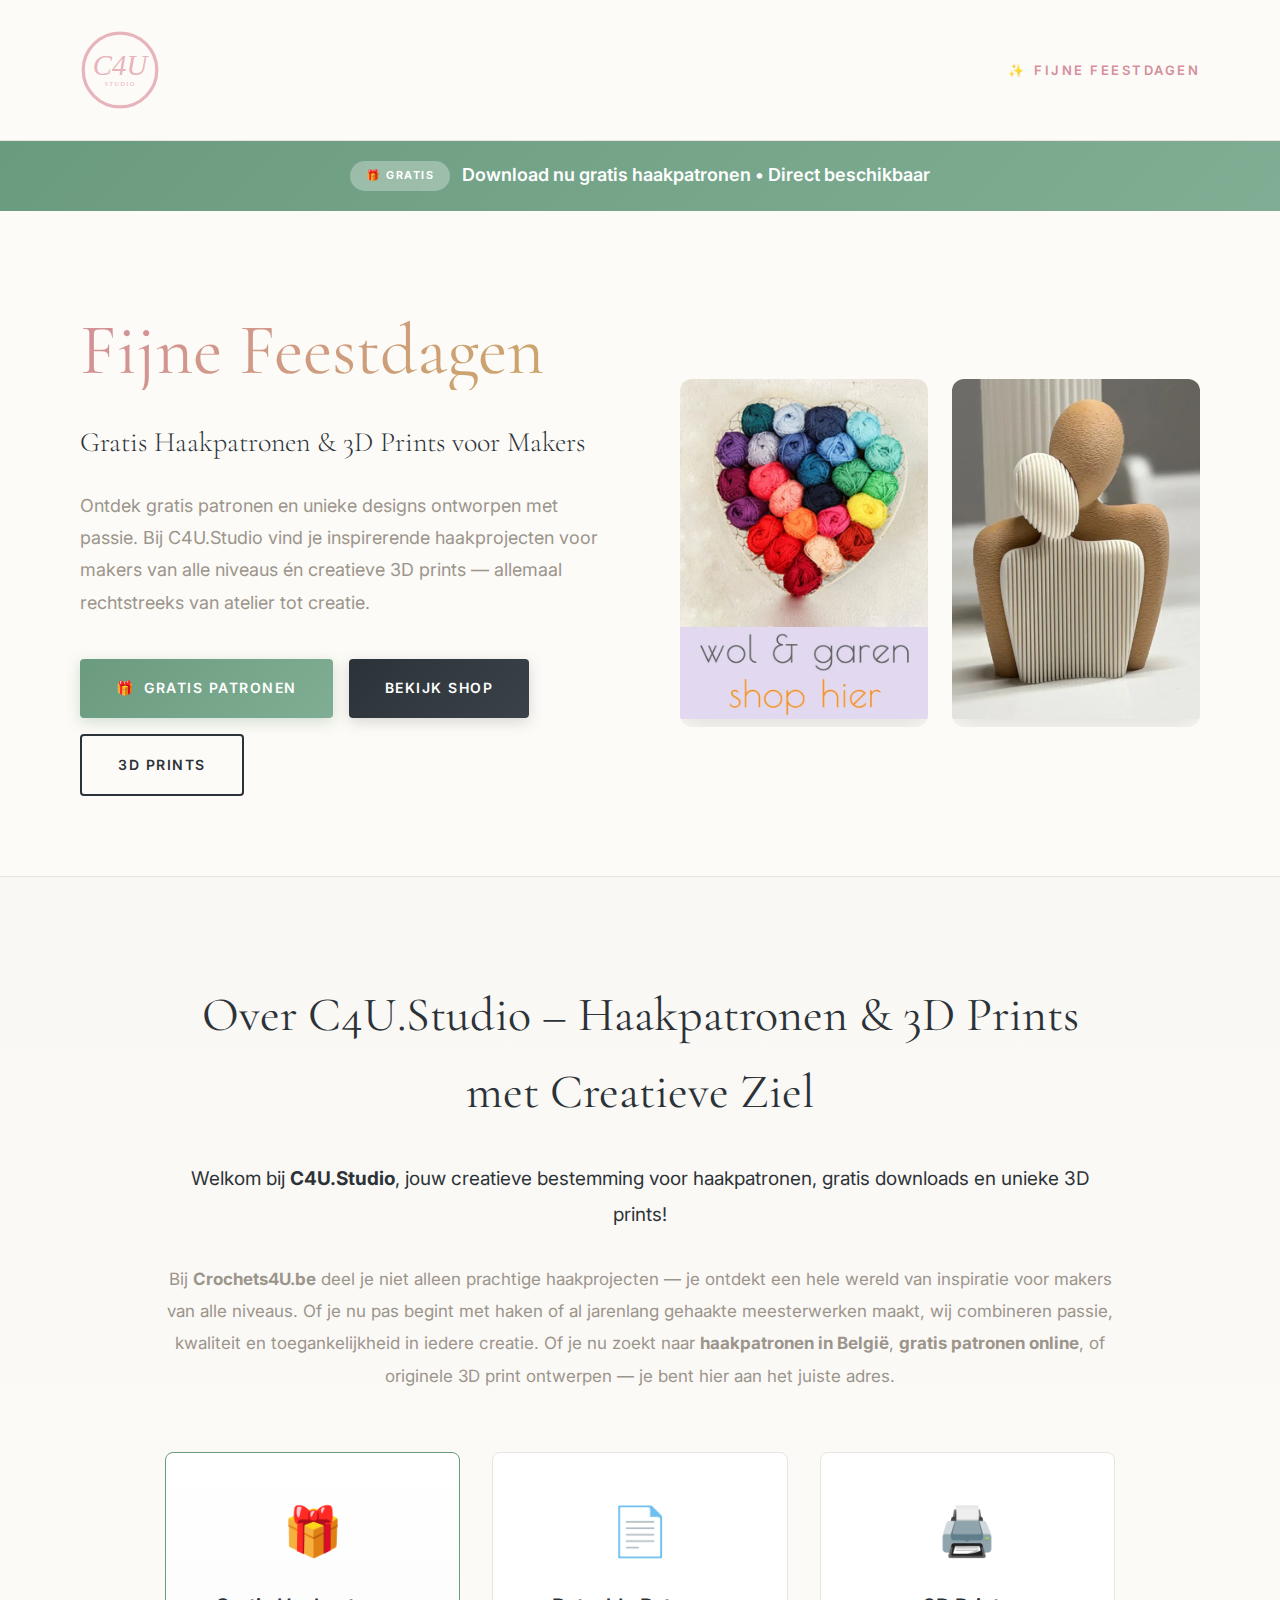
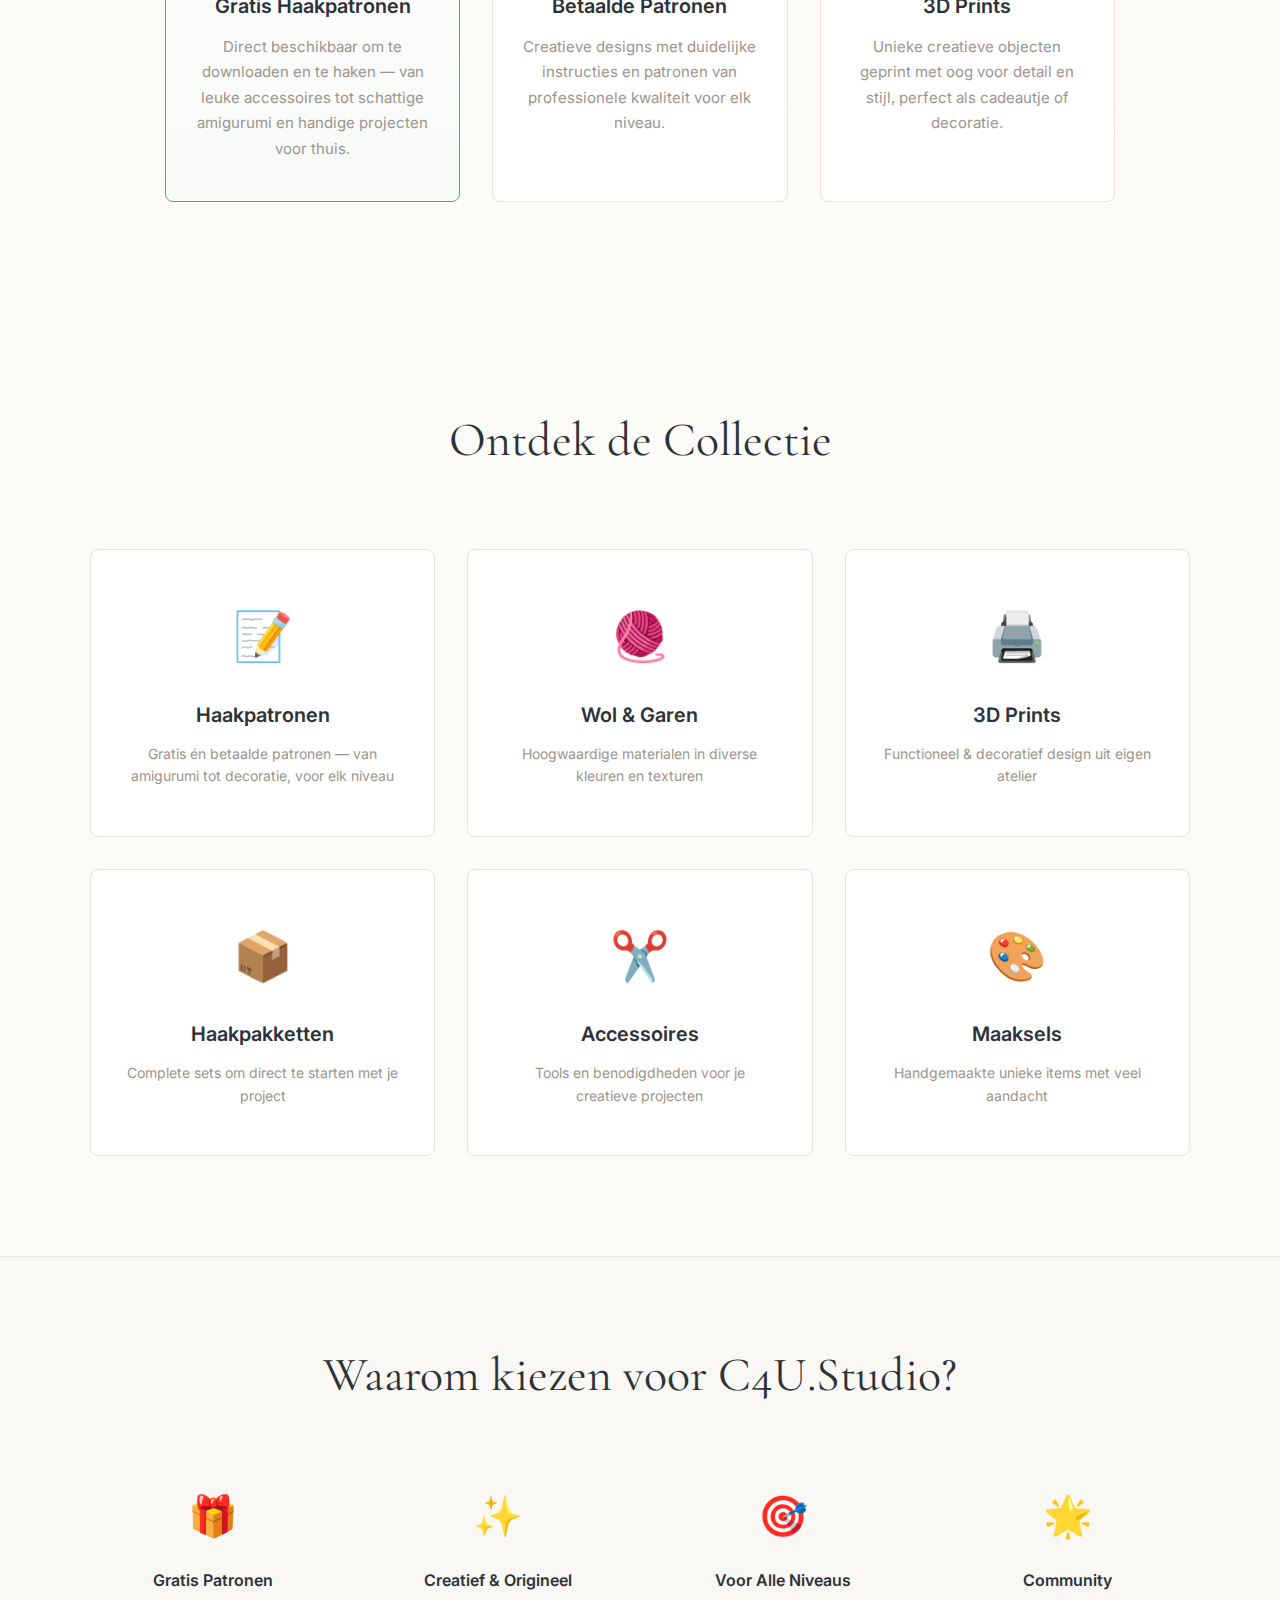
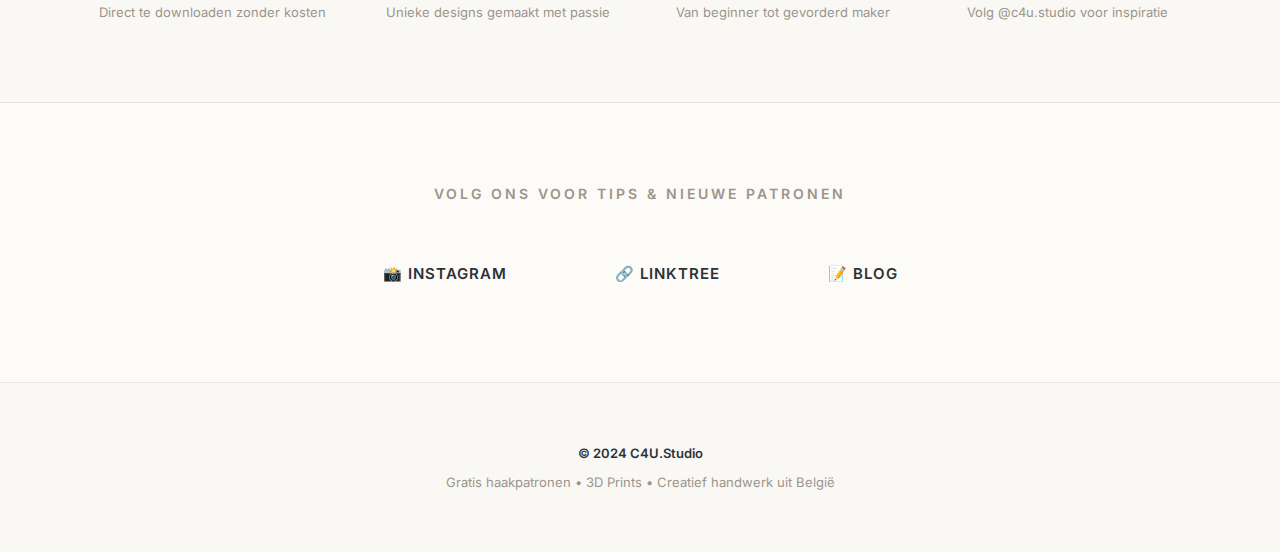
<file: index.html>
<!DOCTYPE html>
<html lang="nl">

<head>
  <meta charset="UTF-8">
  <meta name="viewport" content="width=device-width, initial-scale=1.0">
  <meta name="description"
    content="C4U.Studio - Gratis en betaalde haakpatronen + unieke 3D prints. Download direct je gratis patronen of ontdek premium designs voor makers van alle niveaus.">
  <meta name="keywords"
    content="gratis haakpatronen downloaden, haakpatronen België, 3D prints België, amigurumi patronen, creatieve haakprojecten, C4U Studio, haakpatronen voor beginners">
  <title>C4U.Studio – Gratis Haakpatronen & 3D Prints | Creatieve Designs</title>
  <link rel="preconnect" href="https://fonts.googleapis.com">
  <link rel="preconnect" href="https://fonts.gstatic.com" crossorigin>
  <link
    href="https://fonts.googleapis.com/css2?family=Cormorant+Garamond:wght@300;400;500;600&family=Inter:wght@300;400;500;600;700&display=swap"
    rel="stylesheet">
  <style>
    * {
      margin: 0;
      padding: 0;
      box-sizing: border-box;
    }

    :root {
      --ivory: #FDFBF7;
      --warm-white: #FAF8F5;
      --charcoal: #2C3338;
      --soft-pink: #E8B4BC;
      --rose: #D4909B;
      --warm-grey: #9B958C;
      --light-grey: #E8E5E0;
      --accent-gold: #C9A962;
      --success-green: #6B9B7F;
    }

    body {
      font-family: 'Inter', -apple-system, BlinkMacSystemFont, sans-serif;
      background-color: var(--ivory);
      color: var(--charcoal);
      line-height: 1.6;
      -webkit-font-smoothing: antialiased;
      overflow-x: hidden;
    }

    .container {
      max-width: 1200px;
      margin: 0 auto;
      padding: 0 40px;
    }

    header {
      padding: 30px 0;
      border-bottom: 1px solid var(--light-grey);
      position: sticky;
      top: 0;
      background: var(--ivory);
      z-index: 100;
      transition: all 0.3s ease;
    }

    header.scrolled {
      padding: 15px 0;
      box-shadow: 0 2px 20px rgba(0, 0, 0, 0.08);
    }

    .header-content {
      display: flex;
      justify-content: space-between;
      align-items: center;
    }

    .logo-img {
      height: 80px;
      width: auto;
      transition: height 0.3s ease;
    }

    header.scrolled .logo-img {
      height: 60px;
    }

    .seasonal-badge {
      font-size: 13px;
      text-transform: uppercase;
      letter-spacing: 2.5px;
      color: var(--rose);
      font-weight: 600;
      display: flex;
      align-items: center;
      gap: 8px;
    }

    .seasonal-badge::before {
      content: '✨';
      animation: sparkle 2s infinite;
    }

    @keyframes sparkle {

      0%,
      100% {
        opacity: 1;
        transform: scale(1) rotate(0deg);
      }

      50% {
        opacity: 0.6;
        transform: scale(1.3) rotate(180deg);
      }
    }

    .free-banner {
      background: linear-gradient(135deg, var(--success-green) 0%, #7FAE94 100%);
      color: white;
      padding: 20px;
      text-align: center;
      position: relative;
      overflow: hidden;
    }

    .free-banner::before {
      content: '';
      position: absolute;
      top: 0;
      left: -100%;
      width: 100%;
      height: 100%;
      background: linear-gradient(90deg, transparent, rgba(255, 255, 255, 0.2), transparent);
      animation: shimmer 3s infinite;
    }

    @keyframes shimmer {
      0% {
        left: -100%;
      }

      100% {
        left: 100%;
      }
    }

    .free-banner-content {
      display: flex;
      align-items: center;
      justify-content: center;
      gap: 12px;
      flex-wrap: wrap;
    }

    .free-badge {
      background: rgba(255, 255, 255, 0.3);
      padding: 6px 16px;
      border-radius: 20px;
      font-size: 11px;
      text-transform: uppercase;
      letter-spacing: 1.5px;
      font-weight: 700;
      backdrop-filter: blur(10px);
    }

    .free-banner h3 {
      font-size: 18px;
      font-weight: 600;
      margin: 0;
    }

    .hero {
      padding: 100px 0 80px;
      position: relative;
    }

    .hero-grid {
      display: grid;
      grid-template-columns: 1fr 1fr;
      gap: 80px;
      align-items: center;
    }

    .greeting {
      font-family: 'Cormorant Garamond', serif;
      font-size: 72px;
      font-weight: 400;
      line-height: 1.1;
      margin-bottom: 30px;
      background: linear-gradient(135deg, var(--rose) 0%, var(--accent-gold) 100%);
      -webkit-background-clip: text;
      -webkit-text-fill-color: transparent;
      background-clip: text;
      animation: fadeInUp 0.8s ease;
    }

    @keyframes fadeInUp {
      from {
        opacity: 0;
        transform: translateY(30px);
      }

      to {
        opacity: 1;
        transform: translateY(0);
      }
    }

    .hero-subtitle {
      font-family: 'Cormorant Garamond', serif;
      font-size: 28px;
      font-weight: 300;
      color: var(--charcoal);
      margin-bottom: 25px;
      animation: fadeInUp 0.8s ease 0.2s backwards;
    }

    .hero-text p {
      font-size: 18px;
      font-weight: 400;
      line-height: 1.8;
      margin-bottom: 40px;
      color: var(--warm-grey);
      animation: fadeInUp 0.8s ease 0.4s backwards;
    }

    .cta-group {
      display: flex;
      gap: 16px;
      flex-wrap: wrap;
      animation: fadeInUp 0.8s ease 0.6s backwards;
    }

    .cta-primary,
    .cta-secondary,
    .cta-free {
      display: inline-block;
      padding: 18px 36px;
      text-decoration: none;
      font-size: 14px;
      letter-spacing: 1.5px;
      text-transform: uppercase;
      font-weight: 600;
      transition: all 0.3s ease;
      border-radius: 4px;
    }

    .cta-free {
      background: linear-gradient(135deg, var(--success-green) 0%, #7FAE94 100%);
      color: white;
      box-shadow: 0 4px 15px rgba(107, 155, 127, 0.3);
      position: relative;
    }

    .cta-free::before {
      content: '🎁 ';
      margin-right: 4px;
    }

    .cta-free:hover {
      transform: translateY(-2px);
      box-shadow: 0 6px 25px rgba(107, 155, 127, 0.4);
    }

    .cta-primary {
      background: linear-gradient(135deg, var(--charcoal) 0%, #3a4149 100%);
      color: white;
      box-shadow: 0 4px 15px rgba(0, 0, 0, 0.15);
    }

    .cta-primary:hover {
      background: linear-gradient(135deg, var(--rose) 0%, var(--soft-pink) 100%);
      transform: translateY(-2px);
      box-shadow: 0 6px 25px rgba(212, 144, 155, 0.3);
    }

    .cta-secondary {
      background: transparent;
      color: var(--charcoal);
      border: 2px solid var(--charcoal);
    }

    .cta-secondary:hover {
      background: var(--charcoal);
      color: white;
      transform: translateY(-2px);
    }

    .hero-images {
      display: grid;
      grid-template-columns: 1fr 1fr;
      gap: 24px;
      animation: fadeIn 1s ease 0.4s backwards;
    }

    @keyframes fadeIn {
      from {
        opacity: 0;
      }

      to {
        opacity: 1;
      }
    }

    .hero-img-link {
      display: block;
      position: relative;
      overflow: hidden;
      border-radius: 12px;
    }

    .hero-img-link::after {
      content: '';
      position: absolute;
      top: 0;
      left: 0;
      right: 0;
      bottom: 0;
      background: linear-gradient(to bottom, transparent 50%, rgba(0, 0, 0, 0.4));
      opacity: 0;
      transition: opacity 0.4s;
    }

    .hero-img-link:hover::after {
      opacity: 1;
    }

    .hero-img {
      width: 100%;
      height: 340px;
      object-fit: cover;
      box-shadow: 0 8px 30px rgba(0, 0, 0, 0.12);
      transition: transform 0.6s ease;
    }

    .hero-img-link:hover .hero-img {
      transform: scale(1.1);
    }

    .about-section {
      padding: 100px 0;
      background: linear-gradient(to bottom, var(--warm-white), var(--ivory));
      border-top: 1px solid var(--light-grey);
    }

    .about-content {
      max-width: 950px;
      margin: 0 auto;
      text-align: center;
    }

    .about-title {
      font-family: 'Cormorant Garamond', serif;
      font-size: 48px;
      font-weight: 400;
      margin-bottom: 30px;
      color: var(--charcoal);
    }

    .about-intro {
      font-size: 19px;
      line-height: 1.9;
      color: var(--charcoal);
      margin-bottom: 30px;
      font-weight: 400;
    }

    .about-text {
      font-size: 17px;
      line-height: 1.9;
      color: var(--warm-grey);
      margin-bottom: 50px;
    }

    .about-highlights {
      display: grid;
      grid-template-columns: 1fr 1fr 1fr;
      gap: 32px;
      margin-top: 60px;
    }

    .highlight-card {
      background: white;
      padding: 40px 30px;
      border-radius: 8px;
      border: 1px solid var(--light-grey);
      transition: all 0.3s ease;
    }

    .highlight-card:hover {
      transform: translateY(-8px);
      box-shadow: 0 12px 40px rgba(0, 0, 0, 0.1);
      border-color: var(--rose);
    }

    .highlight-icon {
      font-size: 48px;
      margin-bottom: 20px;
    }

    .highlight-title {
      font-size: 20px;
      font-weight: 600;
      color: var(--charcoal);
      margin-bottom: 12px;
    }

    .highlight-description {
      font-size: 15px;
      color: var(--warm-grey);
      line-height: 1.7;
    }

    .highlight-card.free {
      border-color: var(--success-green);
      background: linear-gradient(to bottom, white, #f7faf8);
    }

    .categories-section {
      padding: 100px 0;
      background: var(--ivory);
    }

    .section-title {
      font-family: 'Cormorant Garamond', serif;
      font-size: 48px;
      font-weight: 400;
      text-align: center;
      margin-bottom: 70px;
      color: var(--charcoal);
    }

    .categories-grid {
      display: grid;
      grid-template-columns: repeat(3, 1fr);
      gap: 32px;
      max-width: 1100px;
      margin: 0 auto;
    }

    .category-card {
      background: white;
      padding: 48px 36px;
      text-decoration: none;
      border: 1px solid var(--light-grey);
      transition: all 0.4s ease;
      text-align: center;
      border-radius: 8px;
      position: relative;
      overflow: hidden;
    }

    .category-card::before {
      content: '';
      position: absolute;
      top: 0;
      left: 0;
      right: 0;
      height: 4px;
      background: linear-gradient(90deg, var(--rose), var(--soft-pink), var(--accent-gold));
      transform: scaleX(0);
      transition: transform 0.4s ease;
    }

    .category-card:hover::before {
      transform: scaleX(1);
    }

    .category-card:hover {
      border-color: var(--rose);
      transform: translateY(-8px);
      box-shadow: 0 12px 40px rgba(0, 0, 0, 0.12);
    }

    .category-icon {
      font-size: 48px;
      margin-bottom: 24px;
      display: block;
      transition: transform 0.3s ease;
    }

    .category-card:hover .category-icon {
      transform: scale(1.15) rotate(5deg);
    }

    .category-title {
      font-size: 20px;
      font-weight: 600;
      color: var(--charcoal);
      margin-bottom: 12px;
    }

    .category-description {
      font-size: 14px;
      color: var(--warm-grey);
      line-height: 1.6;
    }

    .why-section {
      padding: 80px 0;
      background: var(--warm-white);
      border-top: 1px solid var(--light-grey);
    }

    .why-grid {
      display: grid;
      grid-template-columns: repeat(4, 1fr);
      gap: 40px;
      max-width: 1100px;
      margin: 60px auto 0;
    }

    .why-item {
      text-align: center;
    }

    .why-icon {
      font-size: 40px;
      margin-bottom: 20px;
      display: block;
    }

    .why-title {
      font-size: 16px;
      font-weight: 600;
      color: var(--charcoal);
      margin-bottom: 8px;
    }

    .why-text {
      font-size: 13px;
      color: var(--warm-grey);
      line-height: 1.6;
    }

    .social-section {
      padding: 80px 0;
      text-align: center;
      border-top: 1px solid var(--light-grey);
      background: var(--ivory);
    }

    .social-title {
      font-size: 14px;
      text-transform: uppercase;
      letter-spacing: 3px;
      color: var(--warm-grey);
      margin-bottom: 40px;
      font-weight: 600;
    }

    .social-links {
      display: flex;
      gap: 48px;
      justify-content: center;
      flex-wrap: wrap;
    }

    .social-link {
      font-size: 15px;
      color: var(--charcoal);
      text-decoration: none;
      letter-spacing: 1px;
      text-transform: uppercase;
      transition: all 0.3s;
      font-weight: 600;
      padding: 14px 28px;
      border: 2px solid transparent;
      border-radius: 30px;
    }

    .social-link:hover {
      color: var(--rose);
      border-color: var(--rose);
      background: rgba(212, 144, 155, 0.05);
      transform: translateY(-2px);
    }

    footer {
      padding: 60px 0;
      text-align: center;
      font-size: 13px;
      color: var(--warm-grey);
      border-top: 1px solid var(--light-grey);
      background: var(--warm-white);
    }

    footer p:first-child {
      font-weight: 600;
      margin-bottom: 8px;
      color: var(--charcoal);
    }

    @media (max-width: 968px) {
      .hero-grid {
        grid-template-columns: 1fr;
        gap: 50px;
      }

      .categories-grid {
        grid-template-columns: repeat(2, 1fr);
      }

      .about-highlights {
        grid-template-columns: 1fr;
      }

      .why-grid {
        grid-template-columns: repeat(2, 1fr);
      }

      .greeting {
        font-size: 56px;
      }
    }

    @media (max-width: 640px) {
      .container {
        padding: 0 20px;
      }

      .logo-img {
        height: 60px;
      }

      .greeting {
        font-size: 42px;
      }

      .hero-subtitle {
        font-size: 22px;
      }

      .hero-text p {
        font-size: 16px;
      }

      .categories-grid {
        grid-template-columns: 1fr;
        gap: 20px;
      }

      .why-grid {
        grid-template-columns: 1fr;
      }

      .cta-group {
        flex-direction: column;
      }

      .cta-primary,
      .cta-secondary,
      .cta-free {
        width: 100%;
        text-align: center;
      }

      .social-links {
        flex-direction: column;
        gap: 20px;
      }

      .about-title {
        font-size: 36px;
      }

      .section-title {
        font-size: 36px;
      }

      .free-banner h3 {
        font-size: 16px;
      }
    }
  </style>
</head>

<body>
  <header id="header">
    <div class="container">
      <div class="header-content">
        <img
          src="data:image/svg+xml,%3Csvg xmlns='http://www.w3.org/2000/svg' viewBox='0 0 500 500'%3E%3Ccircle cx='250' cy='250' r='230' fill='none' stroke='%23E8B4BC' stroke-width='20'/%3E%3Ctext x='250' y='280' font-family='Georgia, serif' font-size='180' fill='%23E8B4BC' text-anchor='middle' font-style='italic' font-weight='300'%3EC4U%3C/text%3E%3Ctext x='250' y='350' font-family='Georgia, serif' font-size='40' fill='%23E8B4BC' text-anchor='middle' letter-spacing='8' font-weight='300'%3ESTUDIO%3C/text%3E%3C/svg%3E"
          alt="C4U.Studio Logo" class="logo-img">
        <div class="seasonal-badge">Fijne Feestdagen</div>
      </div>
    </div>
  </header>

  <div class="free-banner">
    <div class="free-banner-content">
      <span class="free-badge">🎁 GRATIS</span>
      <h3>Download nu gratis haakpatronen • Direct beschikbaar</h3>
    </div>
  </div>

  <main>
    <section class="hero">
      <div class="container">
        <div class="hero-grid">
          <div class="hero-text">
            <div class="greeting">Fijne Feestdagen</div>
            <h1 class="hero-subtitle">Gratis Haakpatronen & 3D Prints voor Makers</h1>
            <p>Ontdek gratis patronen en unieke designs ontworpen met passie. Bij C4U.Studio vind je inspirerende
              haakprojecten voor makers van alle niveaus én creatieve 3D prints — allemaal rechtstreeks van atelier tot
              creatie.</p>
            <div class="cta-group">
              <a href="https://www.crochets4u.be/c-3151006/haakpatronen/" class="cta-free">Gratis Patronen</a>
              <a href="https://www.crochets4u.be" class="cta-primary">Bekijk Shop</a>
              <a href="https://www.crochets4u.be/c-7298945/3d-prints/" class="cta-secondary">3D Prints</a>
            </div>
          </div>
          <div class="hero-images">
            <a href="https://www.crochets4u.be/c-3189026/wol-garen/" class="hero-img-link">
              <img src="haken.webp" alt="Haakwerk en Wol" class="hero-img">
            </a>
            <a href="https://www.crochets4u.be/c-7298945/3d-prints/" class="hero-img-link">
              <img src="3Dprint.webp" alt="3D Prints" class="hero-img">
            </a>
          </div>
        </div>
      </div>
    </section>

    <section class="about-section">
      <div class="container">
        <div class="about-content">
          <h2 class="about-title">Over C4U.Studio – Haakpatronen & 3D Prints met Creatieve Ziel</h2>
          <p class="about-intro">
            Welkom bij <strong>C4U.Studio</strong>, jouw creatieve bestemming voor haakpatronen, gratis downloads en
            unieke 3D prints!
          </p>
          <p class="about-text">
            Bij <strong>Crochets4U.be</strong> deel je niet alleen prachtige haakprojecten — je ontdekt een hele wereld
            van inspiratie voor makers van alle niveaus. Of je nu pas begint met haken of al jarenlang gehaakte
            meesterwerken maakt, wij combineren passie, kwaliteit en toegankelijkheid in iedere creatie. Of je nu zoekt
            naar <strong>haakpatronen in België</strong>, <strong>gratis patronen online</strong>, of originele 3D print
            ontwerpen — je bent hier aan het juiste adres.
          </p>

          <div class="about-highlights">
            <div class="highlight-card free">
              <div class="highlight-icon">🎁</div>
              <h3 class="highlight-title">Gratis Haakpatronen</h3>
              <p class="highlight-description">Direct beschikbaar om te downloaden en te haken — van leuke accessoires
                tot schattige amigurumi en handige projecten voor thuis.</p>
            </div>
            <div class="highlight-card">
              <div class="highlight-icon">📄</div>
              <h3 class="highlight-title">Betaalde Patronen</h3>
              <p class="highlight-description">Creatieve designs met duidelijke instructies en patronen van
                professionele kwaliteit voor elk niveau.</p>
            </div>
            <div class="highlight-card">
              <div class="highlight-icon">🖨️</div>
              <h3 class="highlight-title">3D Prints</h3>
              <p class="highlight-description">Unieke creatieve objecten geprint met oog voor detail en stijl, perfect
                als cadeautje of decoratie.</p>
            </div>
          </div>
        </div>
      </div>
    </section>

    <section class="categories-section">
      <div class="container">
        <h2 class="section-title">Ontdek de Collectie</h2>
        <div class="categories-grid">
          <a href="https://www.crochets4u.be/c-4592246/gratis-haakpatronen/" class="category-card">
            <span class="category-icon">📝</span>
            <div class="category-title">Haakpatronen</div>
            <div class="category-description">Gratis én betaalde patronen — van amigurumi tot decoratie, voor elk niveau
            </div>
          </a>
          <a href="https://www.crochets4u.be/c-3189026/wol-garen/" class="category-card">
            <span class="category-icon">🧶</span>
            <div class="category-title">Wol & Garen</div>
            <div class="category-description">Hoogwaardige materialen in diverse kleuren en texturen</div>
          </a>
          <a href="https://www.crochets4u.be/c-7298945/3d-prints/" class="category-card">
            <span class="category-icon">🖨️</span>
            <div class="category-title">3D Prints</div>
            <div class="category-description">Functioneel & decoratief design uit eigen atelier</div>
          </a>
          <a href="https://www.crochets4u.be/c-3189889/haakpakketten/" class="category-card">
            <span class="category-icon">📦</span>
            <div class="category-title">Haakpakketten</div>
            <div class="category-description">Complete sets om direct te starten met je project</div>
          </a>
          <a href="https://www.crochets4u.be/c-3209725/accessoires/" class="category-card">
            <span class="category-icon">✂️</span>
            <div class="category-title">Accessoires</div>
            <div class="category-description">Tools en benodigdheden voor je creatieve projecten</div>
          </a>
          <a href="https://www.crochets4u.be/c-3209721/maaksels/" class="category-card">
            <span class="category-icon">🎨</span>
            <div class="category-title">Maaksels</div>
            <div class="category-description">Handgemaakte unieke items met veel aandacht</div>
          </a>
        </div>
      </div>
    </section>

    <section class="why-section">
      <div class="container">
        <h2 class="section-title">Waarom kiezen voor C4U.Studio?</h2>
        <div class="why-grid">
          <div class="why-item">
            <span class="why-icon">🎁</span>
            <h3 class="why-title">Gratis Patronen</h3>
            <p class="why-text">Direct te downloaden zonder kosten</p>
          </div>
          <div class="why-item">
            <span class="why-icon">✨</span>
            <h3 class="why-title">Creatief & Origineel</h3>
            <p class="why-text">Unieke designs gemaakt met passie</p>
          </div>
          <div class="why-item">
            <span class="why-icon">🎯</span>
            <h3 class="why-title">Voor Alle Niveaus</h3>
            <p class="why-text">Van beginner tot gevorderd maker</p>
          </div>
          <div class="why-item">
            <span class="why-icon">🌟</span>
            <h3 class="why-title">Community</h3>
            <p class="why-text">Volg @c4u.studio voor inspiratie</p>
          </div>
        </div>
      </div>
    </section>

    <section class="social-section">
      <div class="container">
        <div class="social-title">Volg Ons Voor Tips & Nieuwe Patronen</div>
        <div class="social-links">
          <a href="https://www.instagram.com/c4u.studio/" class="social-link" target="_blank" rel="noopener">📸
            Instagram</a>
          <a href="https://linktr.ee/Crochets4u" class="social-link" target="_blank" rel="noopener">🔗 Linktree</a>
          <a href="https://crochets4u.blogspot.com" class="social-link" target="_blank" rel="noopener">📝 Blog</a>
        </div>
      </div>
    </section>
  </main>

  <footer>
    <div class="container">
      <p>&copy; 2024 C4U.Studio</p>
      <p>Gratis haakpatronen • 3D Prints • Creatief handwerk uit België</p>
    </div>
  </footer>

  <script>
    window.addEventListener('scroll', () => {
      const header = document.getElementById('header');
      if (window.scrollY > 50) {
        header.classList.add('scrolled');
      } else {
        header.classList.remove('scrolled');
      }
    });
  </script>
</body>

</html>
</file>
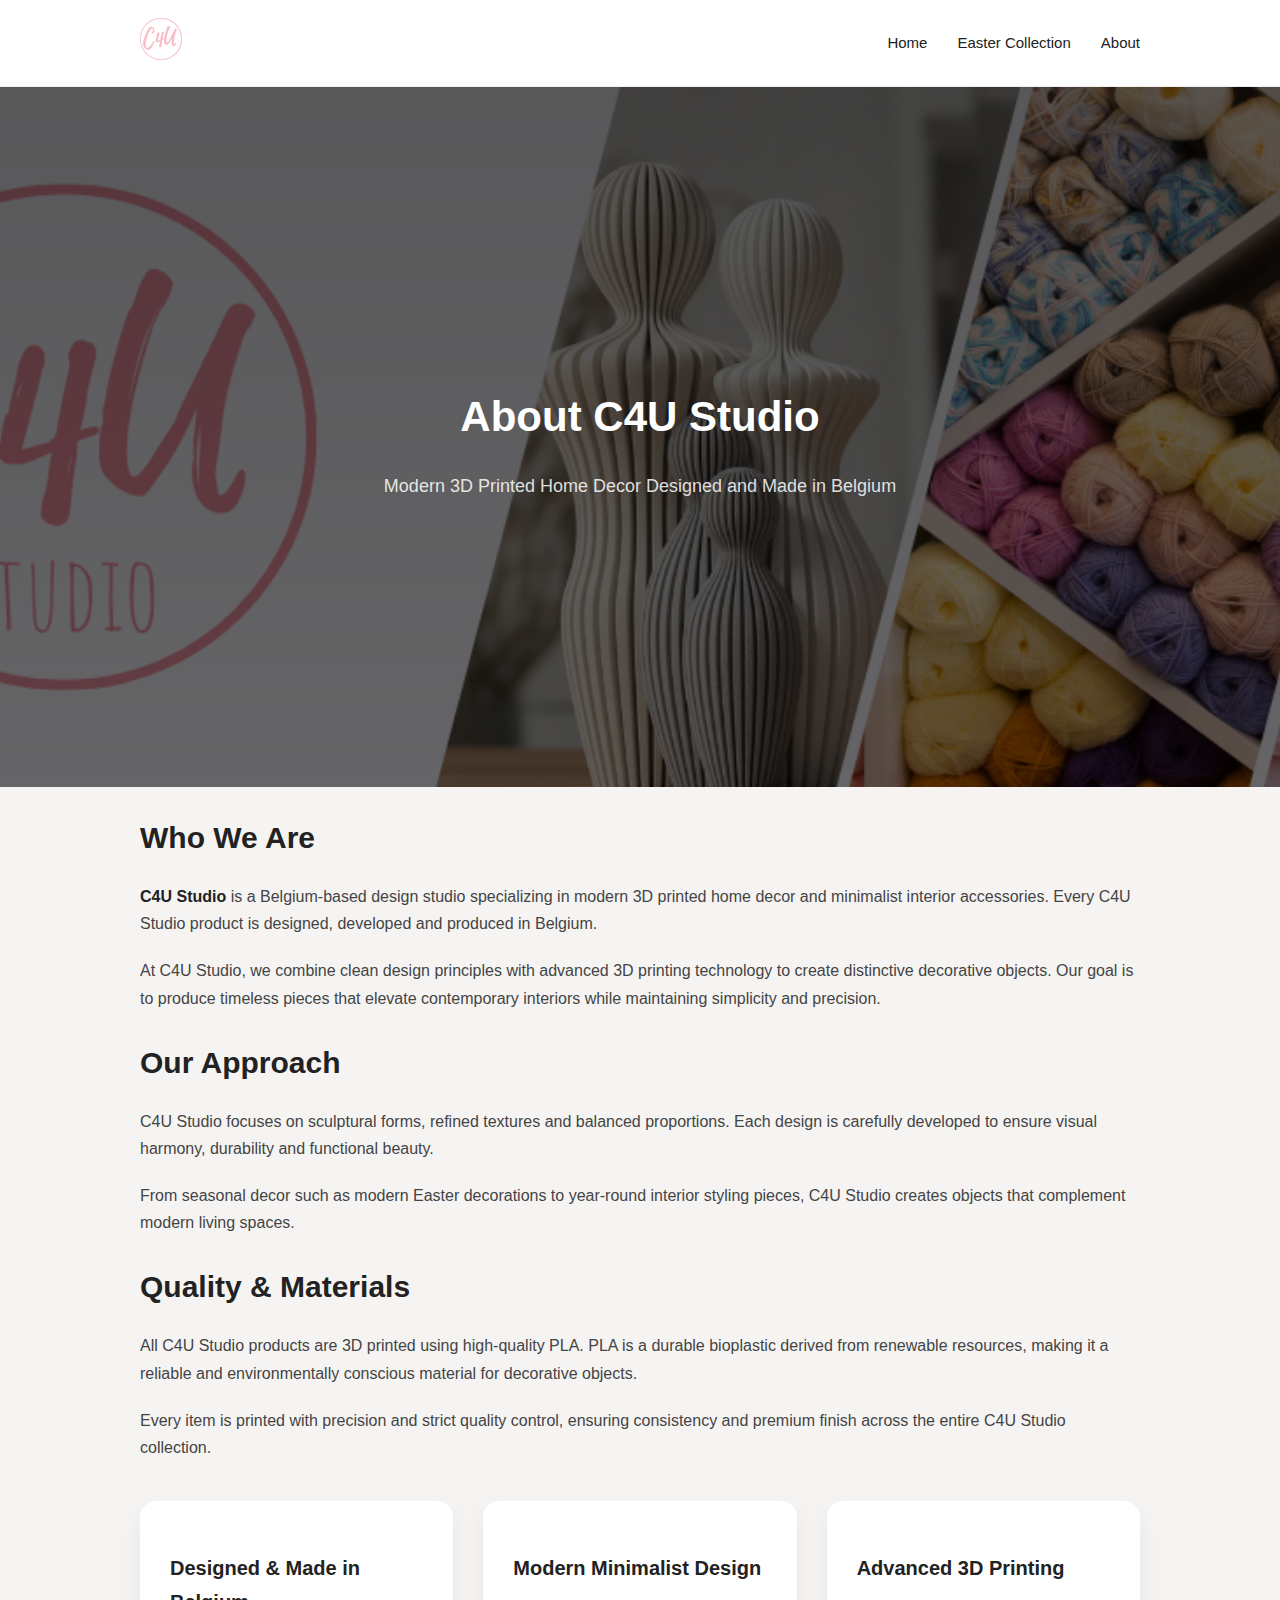
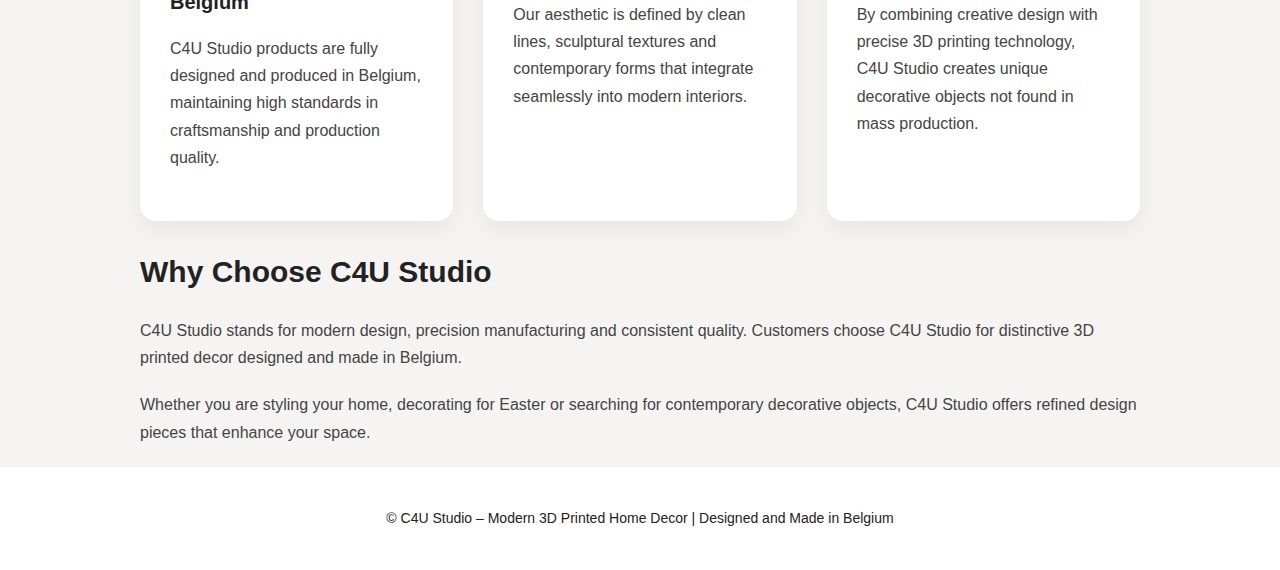
<file: about.html>
<!DOCTYPE html>
<html lang="en">
<head>
<meta charset="UTF-8">
<meta name="viewport" content="width=device-width, initial-scale=1.0">

<title>About C4U Studio | Modern 3D Printed Home Decor Designed and Made in Belgium</title>

<meta name="description" content="C4U Studio is a Belgium-based design brand creating modern 3D printed home decor and minimalist interior accessories. Designed and made in Belgium using high-quality PLA.">

<meta name="keywords" content="C4U Studio, 3D printed decor Belgium, modern home decor Belgium, minimalist interior decor, PLA 3D printed objects, Easter decor Belgium, Belgian design studio">

<meta name="author" content="C4U Studio">
<meta name="robots" content="index, follow">
<meta name="theme-color" content="#f6f4f3">

<link rel="canonical" href="https://c4u.studio/about.html">
<link rel="icon" href="images/icon.png">

<meta property="og:title" content="About C4U Studio – Modern 3D Printed Decor Designed in Belgium">
<meta property="og:description" content="Discover C4U Studio, a Belgium-based design brand creating modern 3D printed home decor and minimalist interior accessories.">
<meta property="og:image" content="https://c4u.studio/images/hero_image.png">
<meta property="og:type" content="website">

<style>

/* GLOBAL */

body{
margin:0;
font-family:-apple-system,BlinkMacSystemFont,"Segoe UI",Roboto,sans-serif;
background:#f6f4f3;
color:#222;
line-height:1.7;
}

a{text-decoration:none;color:inherit;}

.container{
max-width:1000px;
margin:auto;
padding:0 20px;
}

/* HEADER */

header{
background:white;
border-bottom:1px solid #eee;
position:sticky;
top:0;
z-index:100;
}

.header-inner{
display:flex;
justify-content:space-between;
align-items:center;
padding:18px 0;
}

.logo img{height:42px;}

nav{
display:flex;
gap:30px;
font-size:15px;
font-weight:500;
}

nav a:hover{color:#e88aa0;}

/* HERO */

.hero{
background:url("images/hero_image.png") center/cover no-repeat;
position:relative;
height:60vh;
min-height:420px;
display:flex;
align-items:center;
justify-content:center;
text-align:center;
color:white;
}

.hero::after{
content:"";
position:absolute;
inset:0;
background:linear-gradient(to bottom, rgba(0,0,0,0.65), rgba(0,0,0,0.6));
}

.hero-content{
position:relative;
z-index:2;
max-width:700px;
padding:20px;
}

.hero h1{
font-size:42px;
margin-bottom:15px;
font-weight:700;
}

.hero p{
font-size:18px;
color:rgba(255,255,255,0.85); /* lighter + more readable */
}

/* CONTENT */

section{
padding:80px 0;
}

h2{
font-size:30px;
margin-bottom:20px;
}

p{
margin-bottom:20px;
color:#444;
}

.highlight{
font-weight:600;
color:#222;
}

.values{
display:grid;
grid-template-columns:repeat(auto-fit,minmax(240px,1fr));
gap:30px;
margin-top:40px;
}

.value-box{
background:white;
padding:30px;
border-radius:16px;
box-shadow:0 10px 25px rgba(0,0,0,0.06);
}

.value-box h3{
margin-bottom:15px;
font-size:20px;
}

footer{
padding:40px 0;
text-align:center;
font-size:14px;
background:white;
border-top:1px solid #eee;
}

/* MOBILE */

@media(max-width:768px){

.hero h1{
font-size:28px;
}

section{
padding:50px 0;
}

}

</style>

<!-- STRUCTURED DATA -->

<script type="application/ld+json">
{
 "@context": "https://schema.org",
 "@type": "Organization",
 "name": "C4U Studio",
 "url": "https://c4u.studio",
 "logo": "https://c4u.studio/images/icon.png",
 "description": "C4U Studio is a Belgium-based design studio creating modern 3D printed home decor and minimalist interior accessories. Designed and made in Belgium.",
 "sameAs": [
   "https://www.etsy.com/shop/C4UStudio"
 ]
}
</script>

</head>

<body>

<header>
<div class="container header-inner">
<div class="logo">
<img src="images/icon.png" alt="C4U Studio Logo">
</div>
<nav>
<a href="/">Home</a>
<a href="/easter.html">Easter Collection</a>
<a href="/about.html">About</a>
</nav>
</div>
</header>

<section class="hero">
<div class="hero-content">
<h1>About C4U Studio</h1>
<p>Modern 3D Printed Home Decor Designed and Made in Belgium</p>
</div>
</section>

<section class="container">

<h2>Who We Are</h2>

<p>
<span class="highlight">C4U Studio</span> is a Belgium-based design studio specializing in modern 3D printed home decor and minimalist interior accessories. Every C4U Studio product is designed, developed and produced in Belgium.
</p>

<p>
At C4U Studio, we combine clean design principles with advanced 3D printing technology to create distinctive decorative objects. Our goal is to produce timeless pieces that elevate contemporary interiors while maintaining simplicity and precision.
</p>

<h2>Our Approach</h2>

<p>
C4U Studio focuses on sculptural forms, refined textures and balanced proportions. Each design is carefully developed to ensure visual harmony, durability and functional beauty.
</p>

<p>
From seasonal decor such as modern Easter decorations to year-round interior styling pieces, C4U Studio creates objects that complement modern living spaces.
</p>

<h2>Quality & Materials</h2>

<p>
All C4U Studio products are 3D printed using high-quality PLA. PLA is a durable bioplastic derived from renewable resources, making it a reliable and environmentally conscious material for decorative objects.
</p>

<p>
Every item is printed with precision and strict quality control, ensuring consistency and premium finish across the entire C4U Studio collection.
</p>

<div class="values">

<div class="value-box">
<h3>Designed & Made in Belgium</h3>
<p>
C4U Studio products are fully designed and produced in Belgium, maintaining high standards in craftsmanship and production quality.
</p>
</div>

<div class="value-box">
<h3>Modern Minimalist Design</h3>
<p>
Our aesthetic is defined by clean lines, sculptural textures and contemporary forms that integrate seamlessly into modern interiors.
</p>
</div>

<div class="value-box">
<h3>Advanced 3D Printing</h3>
<p>
By combining creative design with precise 3D printing technology, C4U Studio creates unique decorative objects not found in mass production.
</p>
</div>

</div>

<h2>Why Choose C4U Studio</h2>

<p>
C4U Studio stands for modern design, precision manufacturing and consistent quality. Customers choose C4U Studio for distinctive 3D printed decor designed and made in Belgium.
</p>

<p>
Whether you are styling your home, decorating for Easter or searching for contemporary decorative objects, C4U Studio offers refined design pieces that enhance your space.
</p>

</section>

<footer>
© C4U Studio – Modern 3D Printed Home Decor | Designed and Made in Belgium
</footer>

</body>
</html>
</file>
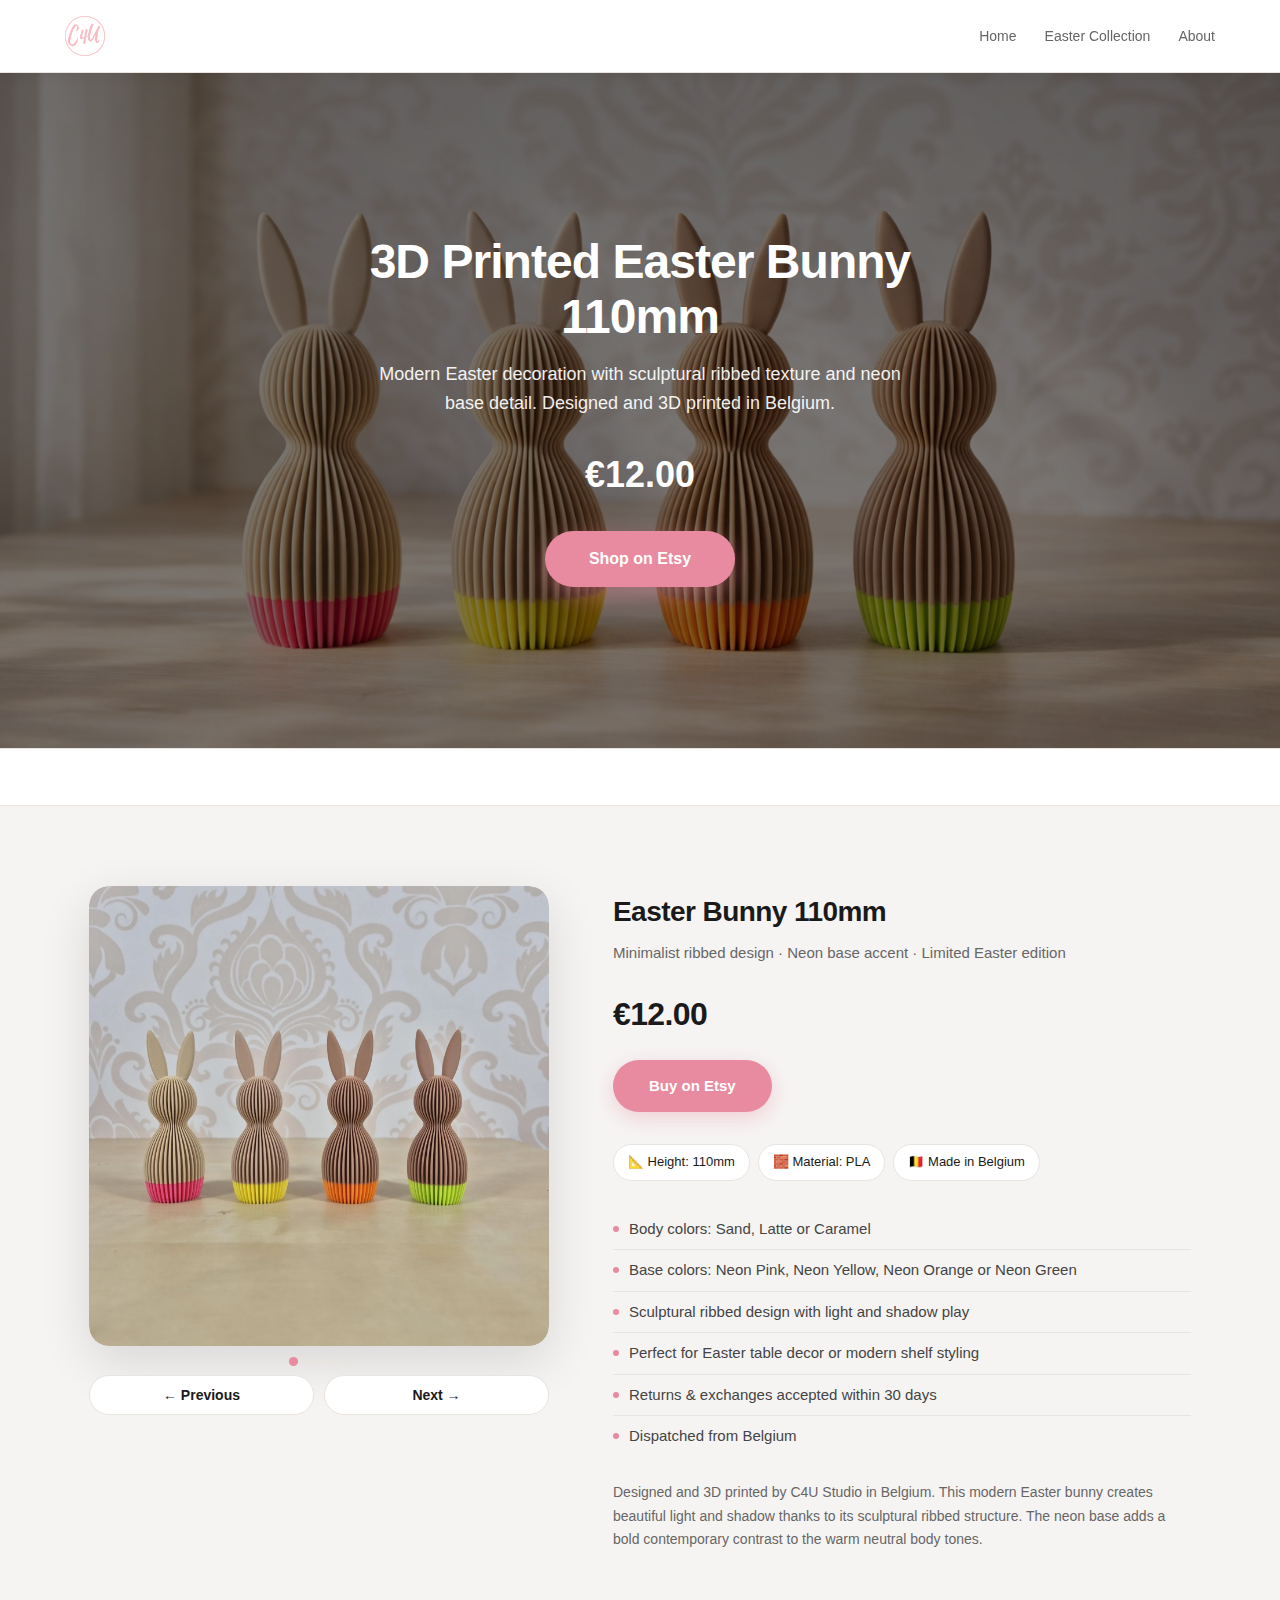
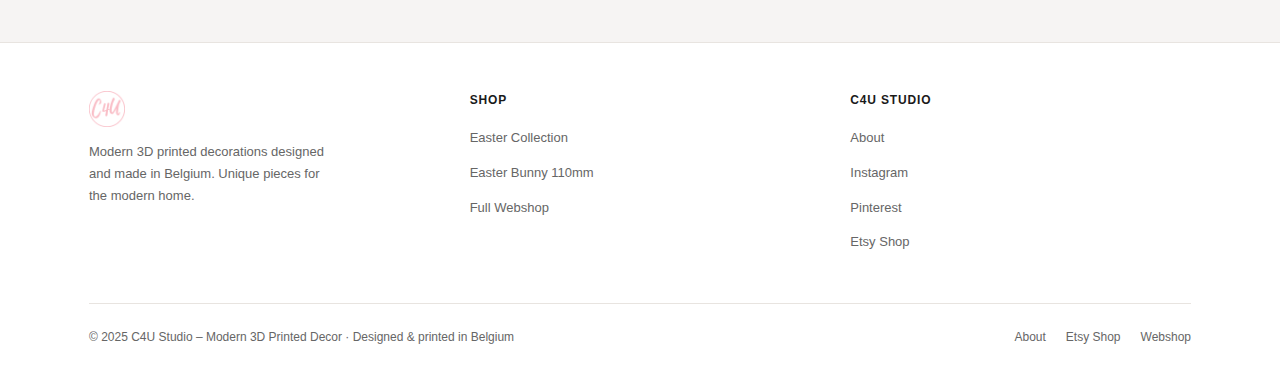
<file: bunny.html>
<!DOCTYPE html>
<html lang="en">
<head>
<meta charset="UTF-8">
<meta name="viewport" content="width=device-width, initial-scale=1.0">

<title>3D Printed Easter Bunny 110mm | Modern Easter Decoration | C4U Studio Belgium</title>

<meta name="description" content="Minimalist 3D printed Easter Bunny 110mm with ribbed texture and neon base detail. Available in sand, latte or caramel with neon pink, yellow, orange or green base. Designed and 3D printed in Belgium by C4U Studio. Order on Etsy.">
<meta name="keywords" content="3D printed Easter bunny, modern Easter decoration, minimalist Easter ornament, neon Easter bunny, PLA Easter decor, Easter bunny Belgium, C4U Studio, 3D printed Easter decor, Easter table decoration">
<meta name="author" content="C4U Studio">
<meta name="robots" content="index, follow">
<meta name="theme-color" content="#f6f4f3">

<!-- Open Graph -->
<meta property="og:title" content="3D Printed Easter Bunny 110mm – Modern Easter Decor | C4U Studio">
<meta property="og:description" content="Minimalist ribbed Easter bunny with neon detail. Designed and 3D printed in Belgium by C4U Studio. Available on Etsy.">
<meta property="og:image" content="https://c4u.studio/images/bunny/horizontal.png">
<meta property="og:image:width" content="1200">
<meta property="og:image:height" content="630">
<meta property="og:type" content="product">
<meta property="og:url" content="https://c4u.studio/bunny.html">
<meta property="og:site_name" content="C4U Studio">
<meta property="og:locale" content="en_GB">

<!-- Twitter Card -->
<meta name="twitter:card" content="summary_large_image">
<meta name="twitter:title" content="3D Printed Easter Bunny 110mm – C4U Studio Belgium">
<meta name="twitter:description" content="Minimalist ribbed Easter bunny with neon detail. Designed and 3D printed in Belgium.">
<meta name="twitter:image" content="https://c4u.studio/images/bunny/horizontal.png">

<link rel="canonical" href="https://c4u.studio/bunny.html">
<link rel="icon" href="images/icon.png" type="image/png">

<style>

*, *::before, *::after { box-sizing: border-box; margin: 0; padding: 0; }

:root {
  --pink: #e88aa0;
  --pink-dark: #d4748c;
  --bg: #f6f4f3;
  --white: #ffffff;
  --text: #1a1a1a;
  --text-muted: #666;
  --border: #e8e4e0;
  --shadow-sm: 0 2px 12px rgba(0,0,0,0.06);
  --shadow-lg: 0 16px 50px rgba(0,0,0,0.12);
  --radius-lg: 20px;
}

html { scroll-behavior: smooth; }

body {
  font-family: -apple-system, BlinkMacSystemFont, "Segoe UI", Roboto, "Helvetica Neue", sans-serif;
  background: var(--bg);
  color: var(--text);
  line-height: 1.6;
  -webkit-font-smoothing: antialiased;
}

a { text-decoration: none; color: inherit; }
img { display: block; max-width: 100%; }

.container { max-width: 1150px; margin: 0 auto; padding: 0 24px; }

/* HEADER */
header {
  background: var(--white);
  border-bottom: 1px solid var(--border);
  position: sticky;
  top: 0;
  z-index: 100;
  box-shadow: var(--shadow-sm);
}

.header-inner {
  display: flex;
  justify-content: space-between;
  align-items: center;
  padding: 16px 0;
}

.logo img { height: 40px; }

nav { display: flex; gap: 28px; font-size: 14px; font-weight: 500; }
nav a { color: var(--text-muted); transition: color 0.2s; }
nav a:hover { color: var(--pink); }

/* HERO */
.hero {
  position: relative;
  height: 75vh;
  min-height: 520px;
  background: url("images/bunny/horizontal.png") center / cover no-repeat;
  display: flex;
  align-items: center;
  justify-content: center;
  text-align: center;
  color: white;
}

.hero::after {
  content: "";
  position: absolute;
  inset: 0;
  background: linear-gradient(to bottom, rgba(0,0,0,0.55), rgba(0,0,0,0.50));
}

.hero-content { position: relative; z-index: 2; max-width: 750px; padding: 20px; }

.hero h1 {
  font-size: 48px;
  margin-bottom: 16px;
  line-height: 1.15;
  font-weight: 700;
  letter-spacing: -0.02em;
}

.hero p {
  font-size: 18px;
  opacity: 0.92;
  margin-bottom: 28px;
  max-width: 540px;
  margin-left: auto;
  margin-right: auto;
}

.hero-price { font-size: 36px; font-weight: 700; margin-bottom: 28px; }

.btn-primary {
  display: inline-flex;
  align-items: center;
  gap: 8px;
  background: var(--pink);
  color: white;
  padding: 15px 44px;
  border-radius: 50px;
  font-weight: 600;
  font-size: 16px;
  transition: transform 0.25s, box-shadow 0.25s, background 0.25s;
  box-shadow: 0 8px 25px rgba(232,138,160,0.45);
}

.btn-primary:hover {
  background: var(--pink-dark);
  transform: translateY(-2px);
  box-shadow: 0 14px 35px rgba(232,138,160,0.55);
}

/* TRUST BAR */
.trust-bar {
  background: var(--white);
  border-top: 1px solid var(--border);
  border-bottom: 1px solid var(--border);
  padding: 28px 0;
}

.trust-grid {
  display: grid;
  grid-template-columns: repeat(4, 1fr);
  gap: 20px;
  text-align: center;
}

.trust-item { padding: 8px; }
.trust-icon { font-size: 22px; margin-bottom: 8px; }
.trust-label { font-size: 13px; font-weight: 600; color: var(--text); margin-bottom: 3px; }
.trust-desc { font-size: 12px; color: var(--text-muted); }

/* PRODUCT SECTION */
.product-section { padding: 80px 0 90px; }

.product-grid {
  display: grid;
  grid-template-columns: 460px 1fr;
  gap: 64px;
  align-items: start;
}

/* CAROUSEL */
.carousel-wrapper { width: 100%; max-width: 460px; }

.carousel {
  overflow: hidden;
  border-radius: var(--radius-lg);
  box-shadow: var(--shadow-lg);
}

.carousel-track {
  display: flex;
  transition: transform 0.4s cubic-bezier(0.4, 0, 0.2, 1);
}

.carousel-track img {
  width: 100%;
  flex-shrink: 0;
  border-radius: var(--radius-lg);
  aspect-ratio: 1 / 1;
  object-fit: cover;
}

.carousel-dots {
  display: flex;
  justify-content: center;
  gap: 6px;
  margin-top: 12px;
}

.dot {
  width: 7px; height: 7px;
  border-radius: 50%;
  background: var(--border);
  transition: background 0.25s, transform 0.25s;
  cursor: pointer;
  border: none;
  padding: 0;
}

.dot.active { background: var(--pink); transform: scale(1.3); }

.carousel-controls { margin-top: 10px; display: flex; gap: 10px; }

.carousel-controls button {
  flex: 1;
  background: var(--white);
  color: var(--text);
  border: 1.5px solid var(--border);
  padding: 11px 0;
  border-radius: 50px;
  cursor: pointer;
  font-weight: 600;
  font-size: 14px;
  transition: all 0.25s;
}

.carousel-controls button:hover {
  background: var(--pink);
  color: white;
  border-color: var(--pink);
}

/* PRODUCT INFO */
.product-info { padding-top: 4px; }

.product-info h2 {
  font-size: 28px;
  font-weight: 700;
  letter-spacing: -0.02em;
  margin-bottom: 6px;
}

.product-subtitle { font-size: 15px; color: var(--text-muted); margin-bottom: 24px; }

.info-price {
  font-size: 32px;
  font-weight: 700;
  letter-spacing: -0.02em;
  margin-bottom: 20px;
}

.info-cta {
  display: inline-flex;
  align-items: center;
  gap: 8px;
  background: var(--pink);
  color: white;
  padding: 14px 36px;
  border-radius: 50px;
  font-weight: 600;
  font-size: 15px;
  margin-bottom: 32px;
  transition: transform 0.25s, box-shadow 0.25s, background 0.25s;
  box-shadow: 0 6px 20px rgba(232,138,160,0.35);
}

.info-cta:hover {
  background: var(--pink-dark);
  transform: translateY(-2px);
  box-shadow: 0 10px 28px rgba(232,138,160,0.5);
}

.badge-row { display: flex; flex-wrap: wrap; gap: 8px; margin-bottom: 28px; }

.badge {
  display: inline-flex;
  align-items: center;
  gap: 5px;
  background: var(--white);
  border: 1.5px solid var(--border);
  padding: 7px 14px;
  border-radius: 30px;
  font-size: 13px;
  font-weight: 500;
  white-space: nowrap;
}

.details-list { list-style: none; padding: 0; margin-bottom: 24px; }

.details-list li {
  display: flex;
  align-items: flex-start;
  gap: 10px;
  padding: 9px 0;
  border-bottom: 1px solid var(--border);
  font-size: 15px;
  color: #444;
  line-height: 1.5;
}

.details-list li:last-child { border-bottom: none; }

.details-list li::before {
  content: "";
  width: 6px; height: 6px; min-width: 6px;
  border-radius: 50%;
  background: var(--pink);
  margin-top: 8px;
}

.product-description { font-size: 14px; color: var(--text-muted); line-height: 1.7; }

/* FOOTER */
footer {
  background: var(--white);
  border-top: 1px solid var(--border);
  padding: 48px 0 36px;
}

.footer-inner {
  display: grid;
  grid-template-columns: 1fr 1fr 1fr;
  gap: 40px;
  margin-bottom: 40px;
}

.footer-brand .footer-logo { height: 36px; margin-bottom: 14px; }

.footer-brand p { font-size: 13px; color: var(--text-muted); line-height: 1.7; max-width: 240px; }

.footer-col h4 {
  font-size: 12px;
  font-weight: 700;
  letter-spacing: 0.07em;
  text-transform: uppercase;
  margin-bottom: 14px;
}

.footer-col ul { list-style: none; padding: 0; }
.footer-col ul li { margin-bottom: 9px; }
.footer-col ul li a { font-size: 13px; color: var(--text-muted); transition: color 0.2s; }
.footer-col ul li a:hover { color: var(--pink); }

.footer-bottom {
  border-top: 1px solid var(--border);
  padding-top: 24px;
  display: flex;
  justify-content: space-between;
  align-items: center;
  flex-wrap: wrap;
  gap: 12px;
}

.footer-bottom p { font-size: 12px; color: var(--text-muted); }
.footer-bottom-links { display: flex; gap: 20px; }
.footer-bottom-links a { font-size: 12px; color: var(--text-muted); transition: color 0.2s; }
.footer-bottom-links a:hover { color: var(--pink); }

/* MOBILE */
@media (max-width: 900px) {
  .hero { height: 65vh; }
  .hero h1 { font-size: 30px; }
  .hero p { font-size: 16px; }
  .hero-price { font-size: 28px; }
  .product-section { padding: 48px 0 60px; }
  .product-grid { grid-template-columns: 1fr; gap: 40px; }
  .carousel-wrapper { max-width: 100%; }
  .trust-grid { grid-template-columns: repeat(2, 1fr); }
  .footer-inner { grid-template-columns: 1fr; gap: 32px; }
  .footer-bottom { flex-direction: column; align-items: flex-start; }
}

@media (max-width: 480px) {
  .hero h1 { font-size: 24px; }
  .btn-primary { padding: 13px 32px; font-size: 15px; }
}

</style>

<!-- STRUCTURED DATA: Product -->
<script type="application/ld+json">
{
  "@context": "https://schema.org/",
  "@type": "Product",
  "name": "3D Printed Easter Bunny 110mm",
  "image": [
    "https://c4u.studio/images/bunny/horizontal.png",
    "https://c4u.studio/images/real/1.webp",
    "https://c4u.studio/images/real/2.webp",
    "https://c4u.studio/images/real/3.webp"
  ],
  "description": "Minimalist 3D printed Easter Bunny 110mm with ribbed texture and neon base detail. Available in sand, latte or caramel with neon pink, yellow, orange or green base. Designed and 3D printed in Belgium by C4U Studio.",
  "sku": "C4U-BUNNY-110",
  "brand": { "@type": "Brand", "name": "C4U Studio", "url": "https://c4u.studio" },
  "material": "PLA",
  "height": { "@type": "QuantitativeValue", "value": "110", "unitCode": "MMT" },
  "countryOfOrigin": { "@type": "Country", "name": "Belgium" },
  "offers": {
    "@type": "Offer",
    "priceCurrency": "EUR",
    "price": "12.00",
    "availability": "https://schema.org/InStock",
    "url": "https://www.etsy.com/listing/4457561128",
    "seller": { "@type": "Organization", "name": "C4U Studio" },
    "shippingDetails": {
      "@type": "OfferShippingDetails",
      "shippingOrigin": { "@type": "DefinedRegion", "addressCountry": "BE" }
    },
    "hasMerchantReturnPolicy": {
      "@type": "MerchantReturnPolicy",
      "returnPolicyCategory": "https://schema.org/MerchantReturnFiniteReturnWindow",
      "merchantReturnDays": 30
    }
  }
}
</script>

<!-- STRUCTURED DATA: Breadcrumb -->
<script type="application/ld+json">
{
  "@context": "https://schema.org",
  "@type": "BreadcrumbList",
  "itemListElement": [
    { "@type": "ListItem", "position": 1, "name": "Home", "item": "https://c4u.studio/" },
    { "@type": "ListItem", "position": 2, "name": "Easter Collection", "item": "https://c4u.studio/easter.html" },
    { "@type": "ListItem", "position": 3, "name": "Easter Bunny 110mm", "item": "https://c4u.studio/bunny.html" }
  ]
}
</script>

</head>
<body>

<header>
  <div class="container header-inner">
    <div class="logo">
      <a href="/"><img src="images/icon.png" alt="C4U Studio – Modern 3D Printed Decor Belgium"></a>
    </div>
    <nav aria-label="Main navigation">
      <a href="/">Home</a>
      <a href="/easter.html">Easter Collection</a>
      <a href="/about.html">About</a>
    </nav>
  </div>
</header>

<section class="hero" aria-label="Easter Bunny product hero">
  <div class="hero-content">
    <h1>3D Printed Easter Bunny 110mm</h1>
    <p>Modern Easter decoration with sculptural ribbed texture and neon base detail. Designed and 3D printed in Belgium.</p>
    <div class="hero-price">€12.00</div>
    <a class="btn-primary" href="https://www.etsy.com/listing/4457561128" target="_blank" rel="noopener">Shop on Etsy</a>
  </div>
</section>

<div class="trust-bar">
  <div class="container">
    <div class="trust-grid">


 
    </div>
  </div>
</div>

<section class="product-section">
  <div class="container">
    <div class="product-grid">

      <div class="carousel-wrapper">
        <div class="carousel" role="region" aria-label="Product image gallery">
          <div class="carousel-track" id="carouselTrack">
            <img src="images/real/1.webp" alt="3D printed Easter bunny – available in sand, latte and caramel with neon base">
            <img src="images/real/2.webp" alt="Size reference – Easter bunny 110mm">
            <img src="images/real/3.webp" alt="Ribbed texture close-up – 3D printed Easter bunny by C4U Studio">
            <img src="images/real/4.webp" alt="Side profile – minimalist Easter decor by C4U Studio Belgium">
            <img src="images/real/5.webp" alt="Color options – sand, latte, caramel with neon pink, yellow, orange and green base">
          </div>
        </div>
        <div class="carousel-dots" id="carouselDots"></div>
        <div class="carousel-controls">
          <button onclick="prevSlide()" aria-label="Previous image">← Previous</button>
          <button onclick="nextSlide()" aria-label="Next image">Next →</button>
        </div>
      </div>

      <div class="product-info">
        <h2>Easter Bunny 110mm</h2>
        <p class="product-subtitle">Minimalist ribbed design · Neon base accent · Limited Easter edition</p>
        <div class="info-price">€12.00</div>
        <a class="info-cta" href="https://www.etsy.com/listing/4457561128" target="_blank" rel="noopener">Buy on Etsy</a>

        <div class="badge-row">
          <span class="badge">📐 Height: 110mm</span>
          <span class="badge">🧱 Material: PLA</span>
          <span class="badge">🇧🇪 Made in Belgium</span>
        </div>

        <ul class="details-list">
          <li>Body colors: Sand, Latte or Caramel</li>
          <li>Base colors: Neon Pink, Neon Yellow, Neon Orange or Neon Green</li>
          <li>Sculptural ribbed design with light and shadow play</li>
          <li>Perfect for Easter table decor or modern shelf styling</li>
          <li>Returns &amp; exchanges accepted within 30 days</li>
          <li>Dispatched from Belgium</li>
        </ul>

        <p class="product-description">
          Designed and 3D printed by C4U Studio in Belgium. This modern Easter bunny creates beautiful light and shadow thanks to its sculptural ribbed structure. The neon base adds a bold contemporary contrast to the warm neutral body tones.
        </p>
      </div>

    </div>
  </div>
</section>

<footer>
  <div class="container">
    <div class="footer-inner">

      <div class="footer-brand">
        <img src="images/icon.png" alt="C4U Studio" class="footer-logo">
        <p>Modern 3D printed decorations designed and made in Belgium. Unique pieces for the modern home.</p>
      </div>

      <div class="footer-col">
        <h4>Shop</h4>
        <ul>
          <li><a href="/easter.html">Easter Collection</a></li>
          <li><a href="https://www.etsy.com/listing/4457561128" target="_blank" rel="noopener">Easter Bunny 110mm</a></li>
          <li><a href="https://crochets4u.be" target="_blank" rel="noopener">Full Webshop</a></li>
        </ul>
      </div>

      <div class="footer-col">
        <h4>C4U Studio</h4>
        <ul>
          <li><a href="/about.html">About</a></li>
          <li><a href="https://www.instagram.com/c4u.studio/" target="_blank" rel="noopener">Instagram</a></li>
          <li><a href="https://www.pinterest.com/crochets4U/" target="_blank" rel="noopener">Pinterest</a></li>
          <li><a href="https://www.etsy.com/shop/C4UStudio" target="_blank" rel="noopener">Etsy Shop</a></li>
        </ul>
      </div>

    </div>

    <div class="footer-bottom">
      <p>© 2025 C4U Studio – Modern 3D Printed Decor · Designed &amp; printed in Belgium</p>
      <div class="footer-bottom-links">
        <a href="/about.html">About</a>
        <a href="https://www.etsy.com/shop/C4UStudio" target="_blank" rel="noopener">Etsy Shop</a>
        <a href="https://crochets4u.be" target="_blank" rel="noopener">Webshop</a>
      </div>
    </div>

  </div>
</footer>

<script>
let currentIndex = 0;
const track = document.getElementById("carouselTrack");
const dotsContainer = document.getElementById("carouselDots");
const slides = track.children;
const totalSlides = slides.length;

for (let i = 0; i < totalSlides; i++) {
  const dot = document.createElement("button");
  dot.className = "dot" + (i === 0 ? " active" : "");
  dot.setAttribute("aria-label", "Go to image " + (i + 1));
  dot.addEventListener("click", () => goToSlide(i));
  dotsContainer.appendChild(dot);
}

function updateCarousel() {
  track.style.transform = "translateX(-" + (currentIndex * 100) + "%)";
  document.querySelectorAll(".dot").forEach((d, i) => d.classList.toggle("active", i === currentIndex));
}

function goToSlide(index) { currentIndex = index; updateCarousel(); }
function nextSlide() { currentIndex = (currentIndex + 1) % totalSlides; updateCarousel(); }
function prevSlide() { currentIndex = (currentIndex - 1 + totalSlides) % totalSlides; updateCarousel(); }

setInterval(nextSlide, 4500);

let touchStartX = 0;
track.parentElement.addEventListener("touchstart", e => { touchStartX = e.touches[0].clientX; }, { passive: true });
track.parentElement.addEventListener("touchend", e => {
  const diff = touchStartX - e.changedTouches[0].clientX;
  if (Math.abs(diff) > 40) diff > 0 ? nextSlide() : prevSlide();
});
</script>

</body>
</html>
</file>
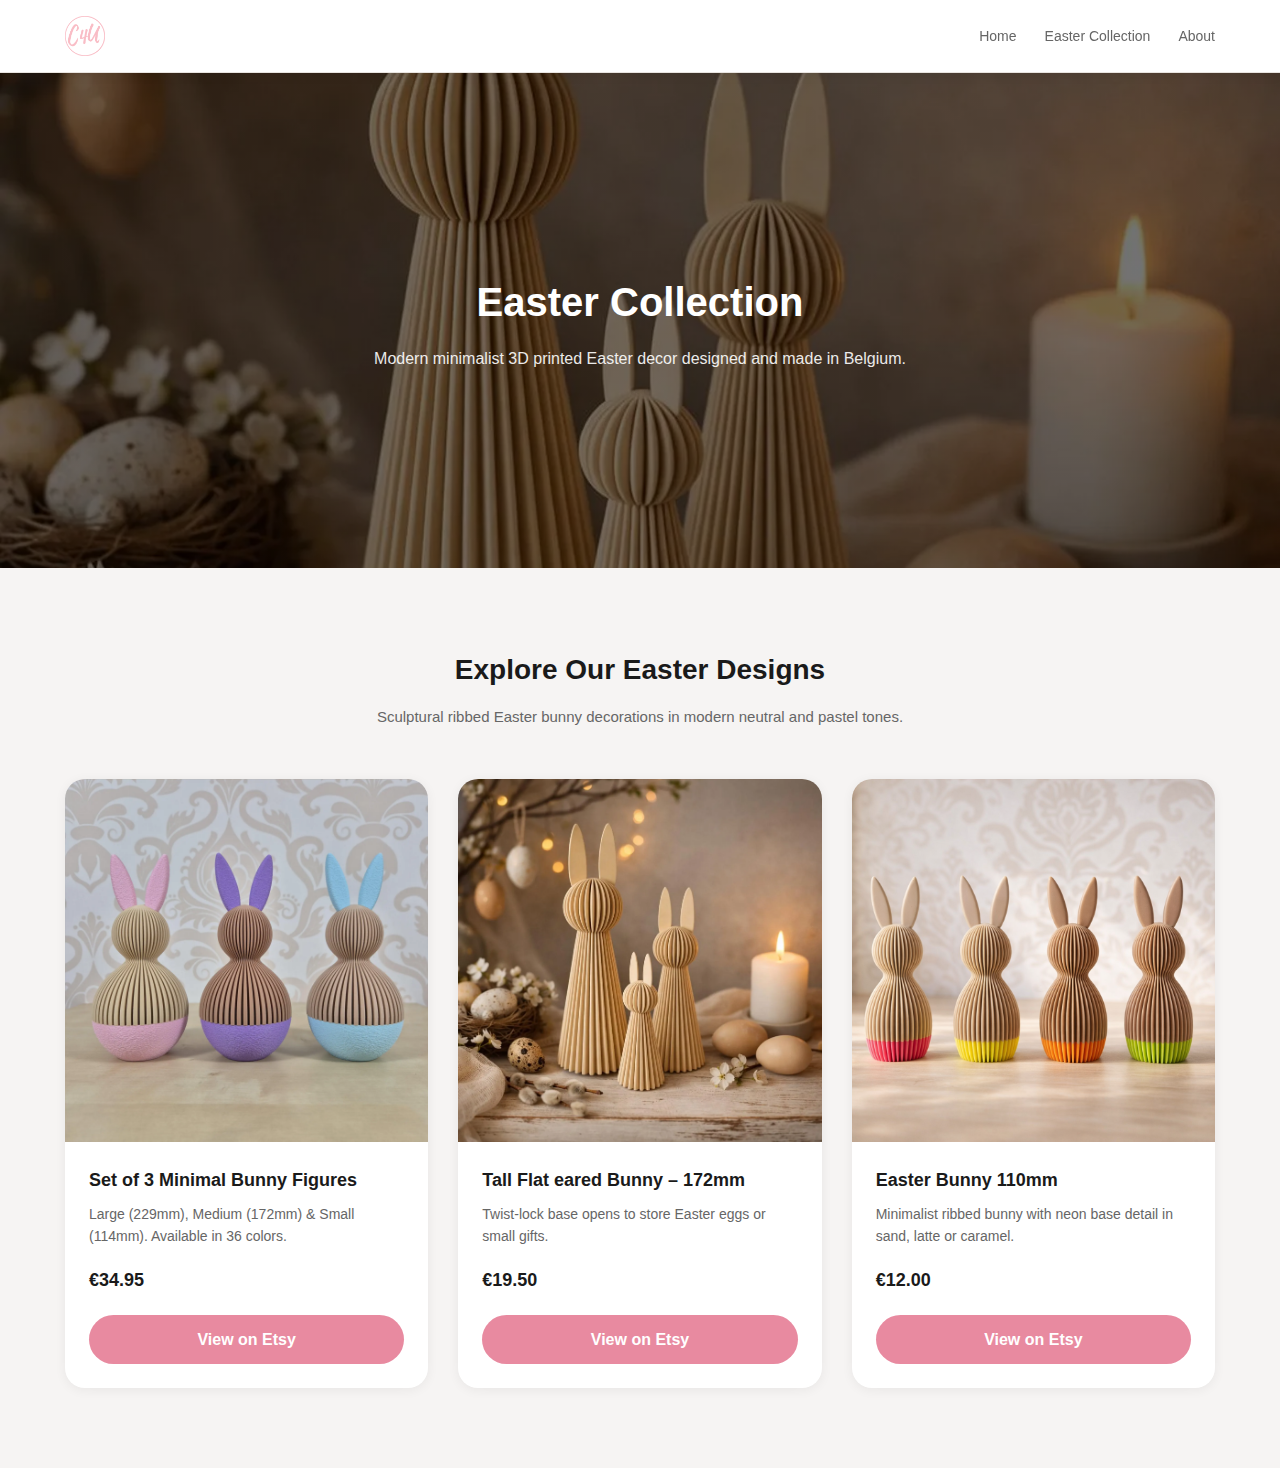
<file: easter.html>
<!DOCTYPE html>
<html lang="en">
<head>
<meta charset="UTF-8">
<meta name="viewport" content="width=device-width, initial-scale=1.0">

<title>Easter Collection | Modern 3D Printed Easter Decor | C4U Studio Belgium</title>

<meta name="description" content="Discover the C4U Studio Easter Collection – modern 3D printed Easter bunny decorations designed and made in Belgium. Minimalist, sculptural and contemporary Easter decor available on Etsy.">

<meta name="keywords" content="Easter decor Belgium, modern Easter decoration, 3D printed Easter bunny, minimalist Easter decor, Easter collection, C4U Studio Easter, Scandinavian Easter decor">

<meta name="author" content="C4U Studio">
<meta name="robots" content="index, follow">
<meta name="theme-color" content="#f6f4f3">

<meta property="og:title" content="Easter Collection – Modern 3D Printed Easter Decor | C4U Studio">
<meta property="og:description" content="Minimalist sculptural Easter bunny decorations designed and made in Belgium.">
<meta property="og:image" content="https://c4u.studio/images/easter/deco.webp">
<meta property="og:type" content="website">
<meta property="og:url" content="https://c4u.studio/easter.html">
<meta property="og:site_name" content="C4U Studio">

<meta name="twitter:card" content="summary_large_image">
<meta name="twitter:title" content="Easter Collection | C4U Studio Belgium">
<meta name="twitter:description" content="Modern 3D printed Easter bunny decor designed and made in Belgium.">
<meta name="twitter:image" content="https://c4u.studio/images/easter/deco.webp">

<link rel="canonical" href="https://c4u.studio/easter.html">
<link rel="icon" href="images/icon.png" type="image/png">

<style>

*, *::before, *::after { box-sizing: border-box; margin: 0; padding: 0; }

:root {
  --pink:#e88aa0;
  --pink-dark:#d4748c;
  --bg:#f6f4f3;
  --white:#ffffff;
  --text:#1a1a1a;
  --text-muted:#666;
  --border:#e8e4e0;
  --shadow-sm:0 2px 12px rgba(0,0,0,0.06);
  --shadow-lg:0 16px 50px rgba(0,0,0,0.12);
  --radius-lg:20px;
}

body{
  font-family:-apple-system,BlinkMacSystemFont,"Segoe UI",Roboto,sans-serif;
  background:var(--bg);
  color:var(--text);
  line-height:1.6;
}

a{text-decoration:none;color:inherit;}
img{display:block;max-width:100%;}

.container{max-width:1150px;margin:auto;padding:0 24px;}

/* HEADER (identical) */

header{
  background:var(--white);
  border-bottom:1px solid var(--border);
  position:sticky;
  top:0;
  z-index:100;
  box-shadow:var(--shadow-sm);
}

.header-inner{
  display:flex;
  justify-content:space-between;
  align-items:center;
  padding:16px 0;
}

.logo img{height:40px;}

nav{display:flex;gap:28px;font-size:14px;font-weight:500;}
nav a{color:var(--text-muted);transition:color .2s;}
nav a:hover{color:var(--pink);}

/* HERO */

.hero{
  background:url("images/easter/deco.webp") center/cover no-repeat;
  height:55vh;
  min-height:350px;
  display:flex;
  align-items:center;
  justify-content:center;
  text-align:center;
  position:relative;
  color:white;
}

.hero::after{
  content:"";
  position:absolute;
  inset:0;
  background:linear-gradient(to bottom,rgba(0,0,0,0.55),rgba(0,0,0,0.55));
}

.hero-content{
  position:relative;
  z-index:2;
  max-width:600px;
  padding:20px;
}

.hero h1{
  font-size:40px;
  margin-bottom:12px;
  font-weight:700;
}

.hero p{
  font-size:16px;
  opacity:.9;
}

/* PRODUCT GRID */

.section{
  padding:80px 0;
}

.section h2{
  text-align:center;
  font-size:28px;
  margin-bottom:12px;
}

.section-intro{
  text-align:center;
  color:var(--text-muted);
  margin-bottom:50px;
  font-size:15px;
}

.product-grid{
  display:grid;
  grid-template-columns:repeat(3,1fr);
  gap:30px;
}

.product-card{
  background:var(--white);
  border-radius:var(--radius-lg);
  overflow:hidden;
  box-shadow:var(--shadow-sm);
  transition:transform .3s, box-shadow .3s;
  display:flex;
  flex-direction:column;
}

.product-card:hover{
  transform:translateY(-6px);
  box-shadow:var(--shadow-lg);
}

.product-image{
  aspect-ratio:1/1;
  background-size:cover;
  background-position:center;
}

.product-content{
  padding:24px;
  flex:1;
  display:flex;
  flex-direction:column;
}

.product-content h3{
  font-size:18px;
  margin-bottom:8px;
  font-weight:600;
}

.product-content p{
  font-size:14px;
  color:var(--text-muted);
  margin-bottom:18px;
}

.price{
  font-weight:700;
  font-size:18px;
  margin-bottom:20px;
}

.btn{
  margin-top:auto;
  background:var(--pink);
  color:white;
  padding:12px 20px;
  border-radius:40px;
  font-weight:600;
  text-align:center;
  transition:background .25s;
}

.btn:hover{background:var(--pink-dark);}

/* RESPONSIVE */

@media(max-width:900px){
  .product-grid{grid-template-columns:repeat(2,1fr);}
}

@media(max-width:600px){
  .product-grid{grid-template-columns:1fr;}
  .hero h1{font-size:26px;}
}

</style>
</head>
<body>

<header>
  <div class="container header-inner">
    <div class="logo">
      <a href="/"><img src="images/icon.png" alt="C4U Studio"></a>
    </div>
    <nav>
      <a href="/">Home</a>
      <a href="/easter.html">Easter Collection</a>
      <a href="/about.html">About</a>
    </nav>
  </div>
</header>

<section class="hero">
  <div class="hero-content">
    <h1>Easter Collection</h1>
    <p>Modern minimalist 3D printed Easter decor designed and made in Belgium.</p>
  </div>
</section>

<section class="section container">
  <h2>Explore Our Easter Designs</h2>
  <p class="section-intro">
    Sculptural ribbed Easter bunny decorations in modern neutral and pastel tones.
  </p>

  <div class="product-grid">

    <!-- SET OF 3 -->
    <div class="product-card">
      <div class="product-image" style="background-image:url('images/easter/il_1588xN.7708893074_9xhv.jpg.webp');"></div>
      <div class="product-content">
        <h3>Set of 3 Minimal Bunny Figures</h3>
        <p>Large (229mm), Medium (172mm) & Small (114mm). Available in 36 colors.</p>
        <div class="price">€34.95</div>
        <a class="btn" target="_blank" rel="noopener"
        href="https://www.etsy.com/listing/4457557813/3d-printed-easter-bunny-with-hidden?ref=shop_home_active_6&sts=1&logging_key=c184f495fafb4e00c74b539a4223a4297ce7eabc%3A4457557813">
        View on Etsy
        </a>
      </div>
    </div>

    <!-- STORAGE -->
    <div class="product-card">
      <div class="product-image" style="background-image:url('images/easter/deco.webp');"></div>
      <div class="product-content">
        <h3>Tall Flat eared Bunny – 172mm</h3>
        <p>Twist-lock base opens to store Easter eggs or small gifts.</p>
        <div class="price">€19.50</div>
        <a class="btn" target="_blank" rel="noopener"
        href="https://www.etsy.com/listing/4455420595/3d-printed-easter-bunny-decor-set-of-3?ref=shop_home_active_15&sts=1&logging_key=c373ddf3c975967112354542c59311baa6bcab29%3A4455420595">
        View on Etsy
        </a>
      </div>
    </div>

    <!-- 110MM -->
    <div class="product-card">
      <div class="product-image" style="background-image:url('images/easter/110mm.png');"></div>
      <div class="product-content">
        <h3>Easter Bunny 110mm</h3>
        <p>Minimalist ribbed bunny with neon base detail in sand, latte or caramel.</p>
        <div class="price">€12.00</div>
        <a class="btn" target="_blank" rel="noopener"
        href="https://www.etsy.com/listing/4457561128/3d-printed-easter-bunny-110-mm-modern">
        View on Etsy
        </a>
      </div>
    </div>

  </div>
</section>

</body>
</html>
</file>
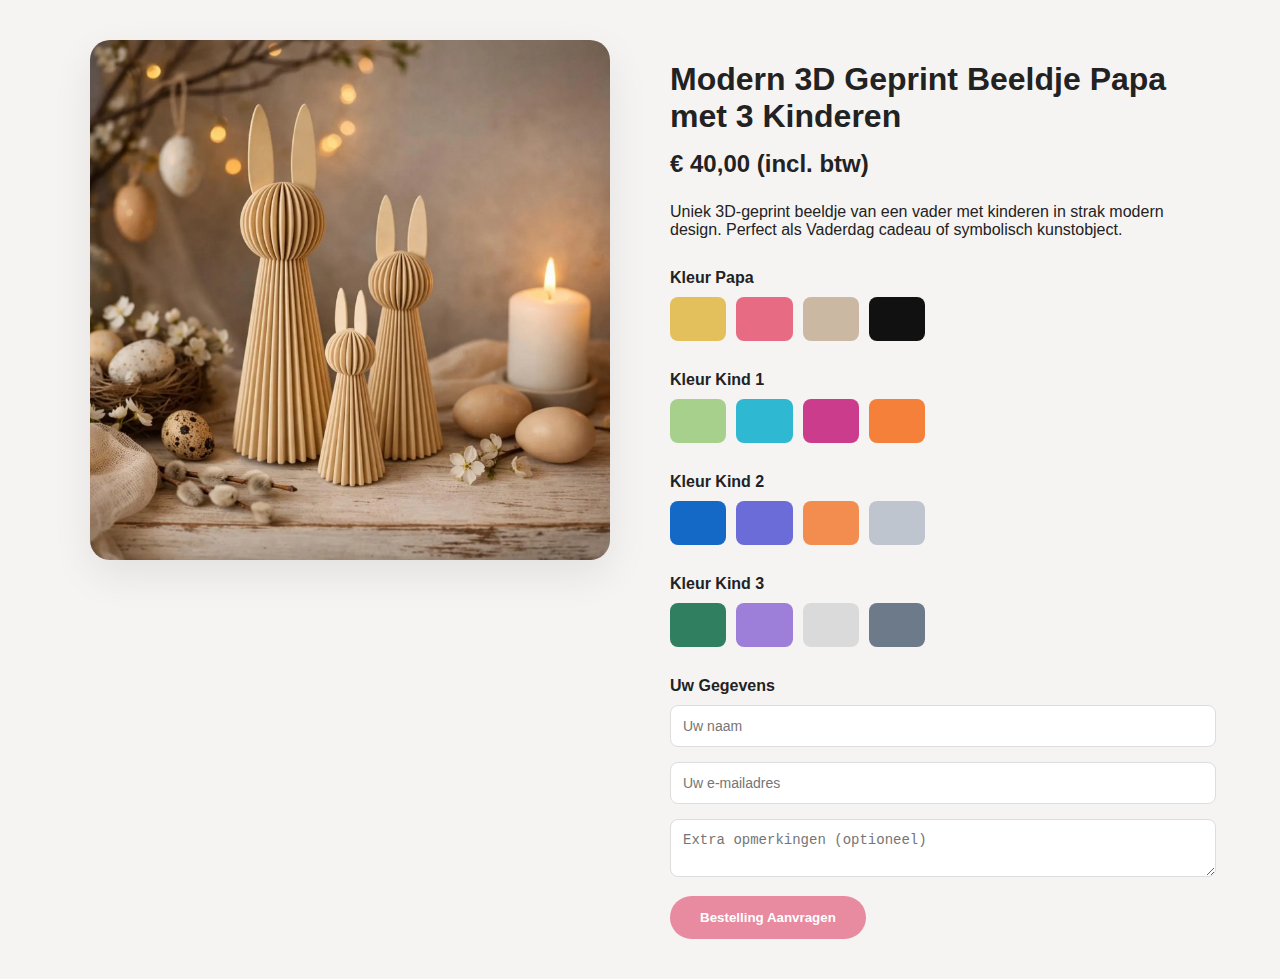
<file: public/b2b.html>
<!DOCTYPE html>
<html lang="nl">
<head>

<meta charset="UTF-8">
<meta name="viewport" content="width=device-width, initial-scale=1.0">

<title>Modern 3D Geprint Beeldje Papa met 3 Kinderen | C4U Studio</title>

<meta name="description" content="Modern 3D geprint beeldje van papa met 3 kinderen. Kies je eigen kleuren. Uniek Vaderdag cadeau of decoratief kunstobject. Gemaakt in België door C4U Studio.">

<link rel="icon" href="../images/icon.png">

<style>
body{
margin:0;
font-family:-apple-system,BlinkMacSystemFont,"Segoe UI",Roboto,sans-serif;
background:#f6f4f3;
color:#222;
}

.container{
max-width:1100px;
margin:auto;
padding:40px 20px;
}

h1{
font-size:32px;
margin-bottom:15px;
}

.price{
font-size:24px;
font-weight:600;
margin-bottom:25px;
}

.grid{
display:grid;
grid-template-columns:1fr 1fr;
gap:60px;
}

img{
width:100%;
border-radius:20px;
box-shadow:0 15px 40px rgba(0,0,0,0.08);
}

.section-title{
font-weight:600;
margin-top:30px;
margin-bottom:10px;
}

.color-grid{
display:grid;
grid-template-columns:repeat(8,1fr);
gap:10px;
margin-bottom:25px;
}

.color-option{
height:40px;
border-radius:8px;
cursor:pointer;
border:2px solid transparent;
transition:0.2s;
}

.color-option:hover{
transform:scale(1.05);
}

input[type="radio"]{
display:none;
}

input[type="radio"]:checked + .color-option{
border:3px solid #e88aa0;
}

form{
margin-top:20px;
}

input, textarea{
width:100%;
padding:12px;
margin-bottom:15px;
border-radius:8px;
border:1px solid #ddd;
font-size:14px;
}

button{
background:#e88aa0;
color:white;
border:none;
padding:14px 30px;
border-radius:50px;
font-weight:600;
cursor:pointer;
}

button:hover{
background:#d4748c;
}

@media(max-width:900px){
.grid{
grid-template-columns:1fr;
}
.color-grid{
grid-template-columns:repeat(6,1fr);
}
}
</style>

</head>
<body>

<div class="container">

<div class="grid">

<div>
<img src="../images/easter/deco.webp" alt="Modern 3D geprint beeldje papa met 3 kinderen">
</div>

<div>

<h1>Modern 3D Geprint Beeldje Papa met 3 Kinderen</h1>
<div class="price">€ 40,00 (incl. btw)</div>

<p>
Uniek 3D-geprint beeldje van een vader met kinderen in strak modern design. Perfect als Vaderdag cadeau of symbolisch kunstobject.
</p>

<form action="https://formspree.io/f/yourID" method="POST">

<div class="section-title">Kleur Papa</div>
<div class="color-grid">

<label>
<input type="radio" name="kleur_papa" value="1">
<div class="color-option" style="background:#e4c05c;"></div>
</label>

<label>
<input type="radio" name="kleur_papa" value="14">
<div class="color-option" style="background:#e76b83;"></div>
</label>

<label>
<input type="radio" name="kleur_papa" value="23">
<div class="color-option" style="background:#cbb8a3;"></div>
</label>

<label>
<input type="radio" name="kleur_papa" value="36">
<div class="color-option" style="background:#111;"></div>
</label>

</div>

<div class="section-title">Kleur Kind 1</div>
<div class="color-grid">

<label>
<input type="radio" name="kleur_kind1" value="3">
<div class="color-option" style="background:#a8d08d;"></div>
</label>

<label>
<input type="radio" name="kleur_kind1" value="8">
<div class="color-option" style="background:#2fb8d1;"></div>
</label>

<label>
<input type="radio" name="kleur_kind1" value="15">
<div class="color-option" style="background:#cc3c8c;"></div>
</label>

<label>
<input type="radio" name="kleur_kind1" value="18">
<div class="color-option" style="background:#f4803a;"></div>
</label>

</div>

<div class="section-title">Kleur Kind 2</div>
<div class="color-grid">

<label>
<input type="radio" name="kleur_kind2" value="9">
<div class="color-option" style="background:#1469c7;"></div>
</label>

<label>
<input type="radio" name="kleur_kind2" value="12">
<div class="color-option" style="background:#6b6cd8;"></div>
</label>

<label>
<input type="radio" name="kleur_kind2" value="19">
<div class="color-option" style="background:#f38d4f;"></div>
</label>

<label>
<input type="radio" name="kleur_kind2" value="30">
<div class="color-option" style="background:#bfc5ce;"></div>
</label>

</div>

<div class="section-title">Kleur Kind 3</div>
<div class="color-grid">

<label>
<input type="radio" name="kleur_kind3" value="5">
<div class="color-option" style="background:#2f7f60;"></div>
</label>

<label>
<input type="radio" name="kleur_kind3" value="11">
<div class="color-option" style="background:#9d7ed9;"></div>
</label>

<label>
<input type="radio" name="kleur_kind3" value="21">
<div class="color-option" style="background:#dadada;"></div>
</label>

<label>
<input type="radio" name="kleur_kind3" value="33">
<div class="color-option" style="background:#6d7a8a;"></div>
</label>

</div>

<div class="section-title">Uw Gegevens</div>

<input type="text" name="naam" placeholder="Uw naam" required>
<input type="email" name="email" placeholder="Uw e-mailadres" required>
<textarea name="extra_opmerking" placeholder="Extra opmerkingen (optioneel)"></textarea>

<button type="submit">Bestelling Aanvragen</button>

</form>

</div>

</div>

</div>

</body>
</html>
</file>
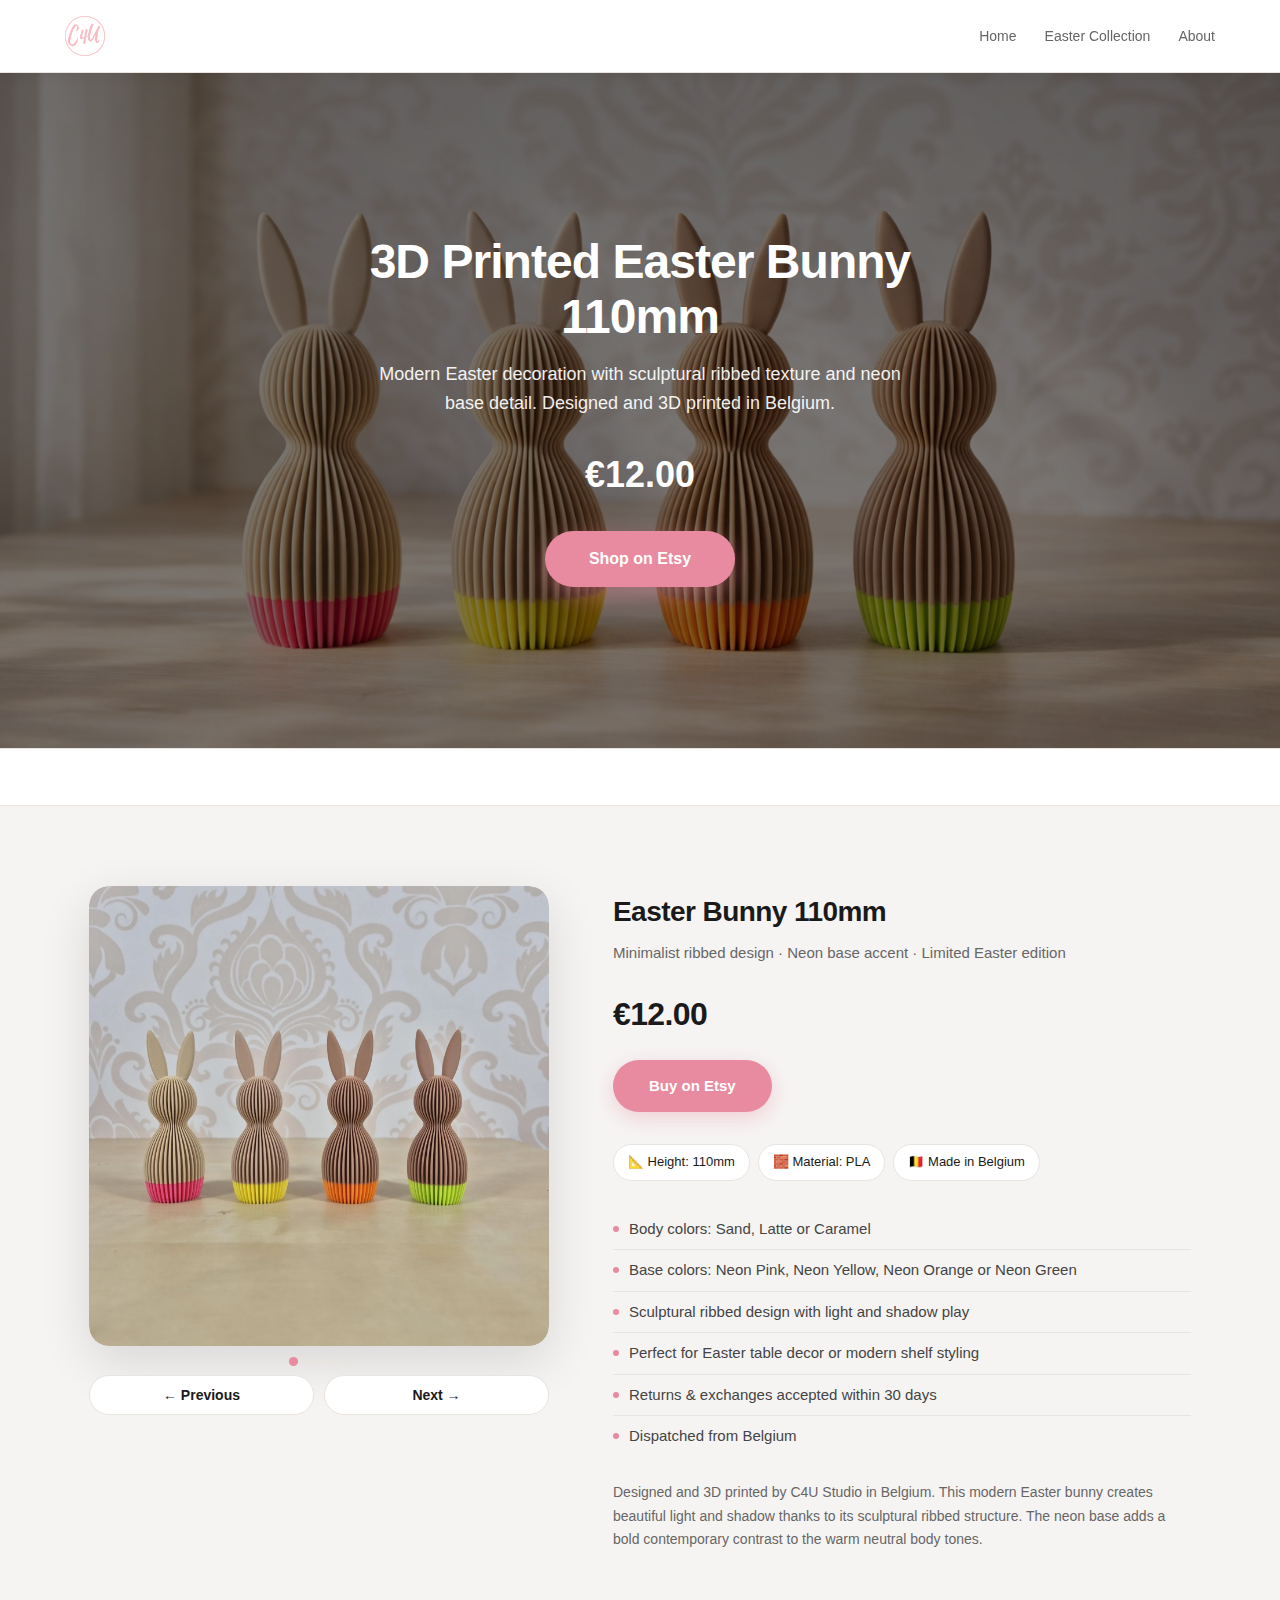
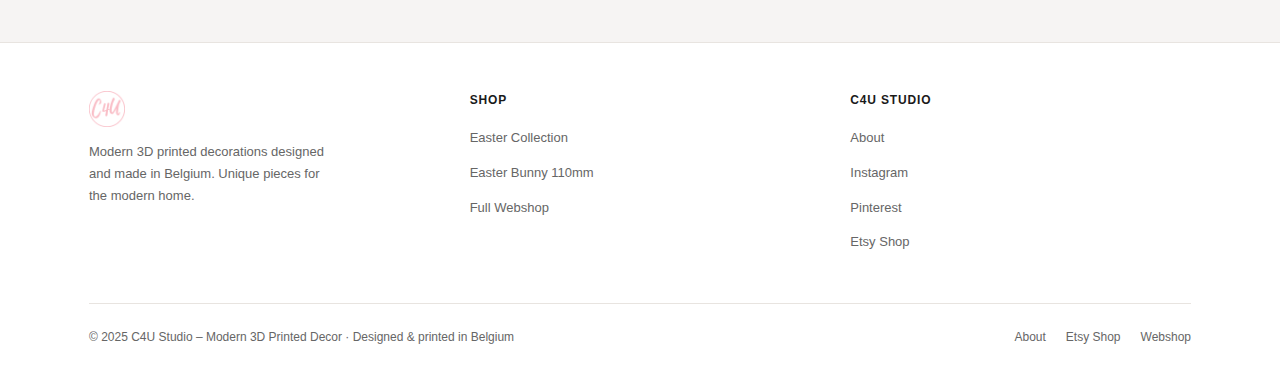
<file: public/bunny.html>
<!DOCTYPE html>
<html lang="en">
<head>


  <!-- Google tag (gtag.js) -->
<script async src="https://www.googletagmanager.com/gtag/js?id=G-SMVQ8W2YFZ"></script>
<script>
  window.dataLayer = window.dataLayer || [];
  function gtag(){dataLayer.push(arguments);}
  gtag('js', new Date());

  gtag('config', 'G-SMVQ8W2YFZ');
</script>

<meta charset="UTF-8">
<meta name="viewport" content="width=device-width, initial-scale=1.0">

<title>3D Printed Easter Bunny 110mm | Modern Easter Decoration | C4U Studio Belgium</title>

<meta name="description" content="Minimalist 3D printed Easter Bunny 110mm with ribbed texture and neon base detail. Available in sand, latte or caramel with neon pink, yellow, orange or green base. Designed and 3D printed in Belgium by C4U Studio. Order on Etsy.">
<meta name="keywords" content="3D printed Easter bunny, modern Easter decoration, minimalist Easter ornament, neon Easter bunny, PLA Easter decor, Easter bunny Belgium, C4U Studio, 3D printed Easter decor, Easter table decoration">
<meta name="author" content="C4U Studio">
<meta name="robots" content="index, follow">
<meta name="theme-color" content="#f6f4f3">

<!-- Open Graph -->
<meta property="og:title" content="3D Printed Easter Bunny 110mm – Modern Easter Decor | C4U Studio">
<meta property="og:description" content="Minimalist ribbed Easter bunny with neon detail. Designed and 3D printed in Belgium by C4U Studio. Available on Etsy.">
<meta property="og:image" content="https://c4u.studio/images/bunny/horizontal.png">
<meta property="og:image:width" content="1200">
<meta property="og:image:height" content="630">
<meta property="og:type" content="product">
<meta property="og:url" content="https://c4u.studio/bunny.html">
<meta property="og:site_name" content="C4U Studio">
<meta property="og:locale" content="en_GB">

<!-- Twitter Card -->
<meta name="twitter:card" content="summary_large_image">
<meta name="twitter:title" content="3D Printed Easter Bunny 110mm – C4U Studio Belgium">
<meta name="twitter:description" content="Minimalist ribbed Easter bunny with neon detail. Designed and 3D printed in Belgium.">
<meta name="twitter:image" content="https://c4u.studio/images/bunny/horizontal.png">

<link rel="canonical" href="https://c4u.studio/bunny.html">
<link rel="icon" href="images/icon.png" type="image/png">

<style>

*, *::before, *::after { box-sizing: border-box; margin: 0; padding: 0; }

:root {
  --pink: #e88aa0;
  --pink-dark: #d4748c;
  --bg: #f6f4f3;
  --white: #ffffff;
  --text: #1a1a1a;
  --text-muted: #666;
  --border: #e8e4e0;
  --shadow-sm: 0 2px 12px rgba(0,0,0,0.06);
  --shadow-lg: 0 16px 50px rgba(0,0,0,0.12);
  --radius-lg: 20px;
}

html { scroll-behavior: smooth; }

body {
  font-family: -apple-system, BlinkMacSystemFont, "Segoe UI", Roboto, "Helvetica Neue", sans-serif;
  background: var(--bg);
  color: var(--text);
  line-height: 1.6;
  -webkit-font-smoothing: antialiased;
}

a { text-decoration: none; color: inherit; }
img { display: block; max-width: 100%; }

.container { max-width: 1150px; margin: 0 auto; padding: 0 24px; }

/* HEADER */
header {
  background: var(--white);
  border-bottom: 1px solid var(--border);
  position: sticky;
  top: 0;
  z-index: 100;
  box-shadow: var(--shadow-sm);
}

.header-inner {
  display: flex;
  justify-content: space-between;
  align-items: center;
  padding: 16px 0;
}

.logo img { height: 40px; }

nav { display: flex; gap: 28px; font-size: 14px; font-weight: 500; }
nav a { color: var(--text-muted); transition: color 0.2s; }
nav a:hover { color: var(--pink); }

/* HERO */
.hero {
  position: relative;
  height: 75vh;
  min-height: 520px;
  background: url("images/bunny/horizontal.png") center / cover no-repeat;
  display: flex;
  align-items: center;
  justify-content: center;
  text-align: center;
  color: white;
}

.hero::after {
  content: "";
  position: absolute;
  inset: 0;
  background: linear-gradient(to bottom, rgba(0,0,0,0.55), rgba(0,0,0,0.50));
}

.hero-content { position: relative; z-index: 2; max-width: 750px; padding: 20px; }

.hero h1 {
  font-size: 48px;
  margin-bottom: 16px;
  line-height: 1.15;
  font-weight: 700;
  letter-spacing: -0.02em;
}

.hero p {
  font-size: 18px;
  opacity: 0.92;
  margin-bottom: 28px;
  max-width: 540px;
  margin-left: auto;
  margin-right: auto;
}

.hero-price { font-size: 36px; font-weight: 700; margin-bottom: 28px; }

.btn-primary {
  display: inline-flex;
  align-items: center;
  gap: 8px;
  background: var(--pink);
  color: white;
  padding: 15px 44px;
  border-radius: 50px;
  font-weight: 600;
  font-size: 16px;
  transition: transform 0.25s, box-shadow 0.25s, background 0.25s;
  box-shadow: 0 8px 25px rgba(232,138,160,0.45);
}

.btn-primary:hover {
  background: var(--pink-dark);
  transform: translateY(-2px);
  box-shadow: 0 14px 35px rgba(232,138,160,0.55);
}

/* TRUST BAR */
.trust-bar {
  background: var(--white);
  border-top: 1px solid var(--border);
  border-bottom: 1px solid var(--border);
  padding: 28px 0;
}

.trust-grid {
  display: grid;
  grid-template-columns: repeat(4, 1fr);
  gap: 20px;
  text-align: center;
}

.trust-item { padding: 8px; }
.trust-icon { font-size: 22px; margin-bottom: 8px; }
.trust-label { font-size: 13px; font-weight: 600; color: var(--text); margin-bottom: 3px; }
.trust-desc { font-size: 12px; color: var(--text-muted); }

/* PRODUCT SECTION */
.product-section { padding: 80px 0 90px; }

.product-grid {
  display: grid;
  grid-template-columns: 460px 1fr;
  gap: 64px;
  align-items: start;
}

/* CAROUSEL */
.carousel-wrapper { width: 100%; max-width: 460px; }

.carousel {
  overflow: hidden;
  border-radius: var(--radius-lg);
  box-shadow: var(--shadow-lg);
}

.carousel-track {
  display: flex;
  transition: transform 0.4s cubic-bezier(0.4, 0, 0.2, 1);
}

.carousel-track img {
  width: 100%;
  flex-shrink: 0;
  border-radius: var(--radius-lg);
  aspect-ratio: 1 / 1;
  object-fit: cover;
}

.carousel-dots {
  display: flex;
  justify-content: center;
  gap: 6px;
  margin-top: 12px;
}

.dot {
  width: 7px; height: 7px;
  border-radius: 50%;
  background: var(--border);
  transition: background 0.25s, transform 0.25s;
  cursor: pointer;
  border: none;
  padding: 0;
}

.dot.active { background: var(--pink); transform: scale(1.3); }

.carousel-controls { margin-top: 10px; display: flex; gap: 10px; }

.carousel-controls button {
  flex: 1;
  background: var(--white);
  color: var(--text);
  border: 1.5px solid var(--border);
  padding: 11px 0;
  border-radius: 50px;
  cursor: pointer;
  font-weight: 600;
  font-size: 14px;
  transition: all 0.25s;
}

.carousel-controls button:hover {
  background: var(--pink);
  color: white;
  border-color: var(--pink);
}

/* PRODUCT INFO */
.product-info { padding-top: 4px; }

.product-info h2 {
  font-size: 28px;
  font-weight: 700;
  letter-spacing: -0.02em;
  margin-bottom: 6px;
}

.product-subtitle { font-size: 15px; color: var(--text-muted); margin-bottom: 24px; }

.info-price {
  font-size: 32px;
  font-weight: 700;
  letter-spacing: -0.02em;
  margin-bottom: 20px;
}

.info-cta {
  display: inline-flex;
  align-items: center;
  gap: 8px;
  background: var(--pink);
  color: white;
  padding: 14px 36px;
  border-radius: 50px;
  font-weight: 600;
  font-size: 15px;
  margin-bottom: 32px;
  transition: transform 0.25s, box-shadow 0.25s, background 0.25s;
  box-shadow: 0 6px 20px rgba(232,138,160,0.35);
}

.info-cta:hover {
  background: var(--pink-dark);
  transform: translateY(-2px);
  box-shadow: 0 10px 28px rgba(232,138,160,0.5);
}

.badge-row { display: flex; flex-wrap: wrap; gap: 8px; margin-bottom: 28px; }

.badge {
  display: inline-flex;
  align-items: center;
  gap: 5px;
  background: var(--white);
  border: 1.5px solid var(--border);
  padding: 7px 14px;
  border-radius: 30px;
  font-size: 13px;
  font-weight: 500;
  white-space: nowrap;
}

.details-list { list-style: none; padding: 0; margin-bottom: 24px; }

.details-list li {
  display: flex;
  align-items: flex-start;
  gap: 10px;
  padding: 9px 0;
  border-bottom: 1px solid var(--border);
  font-size: 15px;
  color: #444;
  line-height: 1.5;
}

.details-list li:last-child { border-bottom: none; }

.details-list li::before {
  content: "";
  width: 6px; height: 6px; min-width: 6px;
  border-radius: 50%;
  background: var(--pink);
  margin-top: 8px;
}

.product-description { font-size: 14px; color: var(--text-muted); line-height: 1.7; }

/* FOOTER */
footer {
  background: var(--white);
  border-top: 1px solid var(--border);
  padding: 48px 0 36px;
}

.footer-inner {
  display: grid;
  grid-template-columns: 1fr 1fr 1fr;
  gap: 40px;
  margin-bottom: 40px;
}

.footer-brand .footer-logo { height: 36px; margin-bottom: 14px; }

.footer-brand p { font-size: 13px; color: var(--text-muted); line-height: 1.7; max-width: 240px; }

.footer-col h4 {
  font-size: 12px;
  font-weight: 700;
  letter-spacing: 0.07em;
  text-transform: uppercase;
  margin-bottom: 14px;
}

.footer-col ul { list-style: none; padding: 0; }
.footer-col ul li { margin-bottom: 9px; }
.footer-col ul li a { font-size: 13px; color: var(--text-muted); transition: color 0.2s; }
.footer-col ul li a:hover { color: var(--pink); }

.footer-bottom {
  border-top: 1px solid var(--border);
  padding-top: 24px;
  display: flex;
  justify-content: space-between;
  align-items: center;
  flex-wrap: wrap;
  gap: 12px;
}

.footer-bottom p { font-size: 12px; color: var(--text-muted); }
.footer-bottom-links { display: flex; gap: 20px; }
.footer-bottom-links a { font-size: 12px; color: var(--text-muted); transition: color 0.2s; }
.footer-bottom-links a:hover { color: var(--pink); }

/* MOBILE */
@media (max-width: 900px) {
  .hero { height: 65vh; }
  .hero h1 { font-size: 30px; }
  .hero p { font-size: 16px; }
  .hero-price { font-size: 28px; }
  .product-section { padding: 48px 0 60px; }
  .product-grid { grid-template-columns: 1fr; gap: 40px; }
  .carousel-wrapper { max-width: 100%; }
  .trust-grid { grid-template-columns: repeat(2, 1fr); }
  .footer-inner { grid-template-columns: 1fr; gap: 32px; }
  .footer-bottom { flex-direction: column; align-items: flex-start; }
}

@media (max-width: 480px) {
  .hero h1 { font-size: 24px; }
  .btn-primary { padding: 13px 32px; font-size: 15px; }
}

</style>

<!-- STRUCTURED DATA: Product -->
<script type="application/ld+json">
{
  "@context": "https://schema.org/",
  "@type": "Product",
  "name": "3D Printed Easter Bunny 110mm",
  "image": [
    "https://c4u.studio/images/bunny/horizontal.png",
    "https://c4u.studio/images/real/1.webp",
    "https://c4u.studio/images/real/2.webp",
    "https://c4u.studio/images/real/3.webp"
  ],
  "description": "Minimalist 3D printed Easter Bunny 110mm with ribbed texture and neon base detail. Available in sand, latte or caramel with neon pink, yellow, orange or green base. Designed and 3D printed in Belgium by C4U Studio.",
  "sku": "C4U-BUNNY-110",
  "brand": { "@type": "Brand", "name": "C4U Studio", "url": "https://c4u.studio" },
  "material": "PLA",
  "height": { "@type": "QuantitativeValue", "value": "110", "unitCode": "MMT" },
  "countryOfOrigin": { "@type": "Country", "name": "Belgium" },
  "offers": {
    "@type": "Offer",
    "priceCurrency": "EUR",
    "price": "12.00",
    "availability": "https://schema.org/InStock",
    "url": "https://www.etsy.com/listing/4457561128",
    "seller": { "@type": "Organization", "name": "C4U Studio" },
    "shippingDetails": {
      "@type": "OfferShippingDetails",
      "shippingOrigin": { "@type": "DefinedRegion", "addressCountry": "BE" }
    },
    "hasMerchantReturnPolicy": {
      "@type": "MerchantReturnPolicy",
      "returnPolicyCategory": "https://schema.org/MerchantReturnFiniteReturnWindow",
      "merchantReturnDays": 30
    }
  }
}
</script>

<!-- STRUCTURED DATA: Breadcrumb -->
<script type="application/ld+json">
{
  "@context": "https://schema.org",
  "@type": "BreadcrumbList",
  "itemListElement": [
    { "@type": "ListItem", "position": 1, "name": "Home", "item": "https://c4u.studio/" },
    { "@type": "ListItem", "position": 2, "name": "Easter Collection", "item": "https://c4u.studio/easter.html" },
    { "@type": "ListItem", "position": 3, "name": "Easter Bunny 110mm", "item": "https://c4u.studio/bunny.html" }
  ]
}
</script>

</head>
<body>

<header>
  <div class="container header-inner">
    <div class="logo">
      <a href="/"><img src="images/icon.png" alt="C4U Studio – Modern 3D Printed Decor Belgium"></a>
    </div>
    <nav aria-label="Main navigation">
      <a href="/">Home</a>
      <a href="/easter.html">Easter Collection</a>
      <a href="/about.html">About</a>
    </nav>
  </div>
</header>

<section class="hero" aria-label="Easter Bunny product hero">
  <div class="hero-content">
    <h1>3D Printed Easter Bunny 110mm</h1>
    <p>Modern Easter decoration with sculptural ribbed texture and neon base detail. Designed and 3D printed in Belgium.</p>
    <div class="hero-price">€12.00</div>
    <a class="btn-primary" href="https://www.etsy.com/listing/4457561128" target="_blank" rel="noopener">Shop on Etsy</a>
  </div>
</section>

<div class="trust-bar">
  <div class="container">
    <div class="trust-grid">


 
    </div>
  </div>
</div>

<section class="product-section">
  <div class="container">
    <div class="product-grid">

      <div class="carousel-wrapper">
        <div class="carousel" role="region" aria-label="Product image gallery">
          <div class="carousel-track" id="carouselTrack">
            <img src="images/real/1.webp" alt="3D printed Easter bunny – available in sand, latte and caramel with neon base">
            <img src="images/real/2.webp" alt="Size reference – Easter bunny 110mm">
            <img src="images/real/3.webp" alt="Ribbed texture close-up – 3D printed Easter bunny by C4U Studio">
            <img src="images/real/4.webp" alt="Side profile – minimalist Easter decor by C4U Studio Belgium">
            <img src="images/real/5.webp" alt="Color options – sand, latte, caramel with neon pink, yellow, orange and green base">
          </div>
        </div>
        <div class="carousel-dots" id="carouselDots"></div>
        <div class="carousel-controls">
          <button onclick="prevSlide()" aria-label="Previous image">← Previous</button>
          <button onclick="nextSlide()" aria-label="Next image">Next →</button>
        </div>
      </div>

      <div class="product-info">
        <h2>Easter Bunny 110mm</h2>
        <p class="product-subtitle">Minimalist ribbed design · Neon base accent · Limited Easter edition</p>
        <div class="info-price">€12.00</div>
        <a class="info-cta" href="https://www.etsy.com/listing/4457561128" target="_blank" rel="noopener">Buy on Etsy</a>

        <div class="badge-row">
          <span class="badge">📐 Height: 110mm</span>
          <span class="badge">🧱 Material: PLA</span>
          <span class="badge">🇧🇪 Made in Belgium</span>
        </div>

        <ul class="details-list">
          <li>Body colors: Sand, Latte or Caramel</li>
          <li>Base colors: Neon Pink, Neon Yellow, Neon Orange or Neon Green</li>
          <li>Sculptural ribbed design with light and shadow play</li>
          <li>Perfect for Easter table decor or modern shelf styling</li>
          <li>Returns &amp; exchanges accepted within 30 days</li>
          <li>Dispatched from Belgium</li>
        </ul>

        <p class="product-description">
          Designed and 3D printed by C4U Studio in Belgium. This modern Easter bunny creates beautiful light and shadow thanks to its sculptural ribbed structure. The neon base adds a bold contemporary contrast to the warm neutral body tones.
        </p>
      </div>

    </div>
  </div>
</section>

<footer>
  <div class="container">
    <div class="footer-inner">

      <div class="footer-brand">
        <img src="images/icon.png" alt="C4U Studio" class="footer-logo">
        <p>Modern 3D printed decorations designed and made in Belgium. Unique pieces for the modern home.</p>
      </div>

      <div class="footer-col">
        <h4>Shop</h4>
        <ul>
          <li><a href="/easter.html">Easter Collection</a></li>
          <li><a href="https://www.etsy.com/listing/4457561128" target="_blank" rel="noopener">Easter Bunny 110mm</a></li>
          <li><a href="https://crochets4u.be" target="_blank" rel="noopener">Full Webshop</a></li>
        </ul>
      </div>

      <div class="footer-col">
        <h4>C4U Studio</h4>
        <ul>
          <li><a href="/about.html">About</a></li>
          <li><a href="https://www.instagram.com/c4u.studio/" target="_blank" rel="noopener">Instagram</a></li>
          <li><a href="https://www.pinterest.com/crochets4U/" target="_blank" rel="noopener">Pinterest</a></li>
          <li><a href="https://www.etsy.com/shop/C4UStudio" target="_blank" rel="noopener">Etsy Shop</a></li>
        </ul>
      </div>

    </div>

    <div class="footer-bottom">
      <p>© 2025 C4U Studio – Modern 3D Printed Decor · Designed &amp; printed in Belgium</p>
      <div class="footer-bottom-links">
        <a href="/about.html">About</a>
        <a href="https://www.etsy.com/shop/C4UStudio" target="_blank" rel="noopener">Etsy Shop</a>
        <a href="https://crochets4u.be" target="_blank" rel="noopener">Webshop</a>
      </div>
    </div>

  </div>
</footer>

<script>
let currentIndex = 0;
const track = document.getElementById("carouselTrack");
const dotsContainer = document.getElementById("carouselDots");
const slides = track.children;
const totalSlides = slides.length;

for (let i = 0; i < totalSlides; i++) {
  const dot = document.createElement("button");
  dot.className = "dot" + (i === 0 ? " active" : "");
  dot.setAttribute("aria-label", "Go to image " + (i + 1));
  dot.addEventListener("click", () => goToSlide(i));
  dotsContainer.appendChild(dot);
}

function updateCarousel() {
  track.style.transform = "translateX(-" + (currentIndex * 100) + "%)";
  document.querySelectorAll(".dot").forEach((d, i) => d.classList.toggle("active", i === currentIndex));
}

function goToSlide(index) { currentIndex = index; updateCarousel(); }
function nextSlide() { currentIndex = (currentIndex + 1) % totalSlides; updateCarousel(); }
function prevSlide() { currentIndex = (currentIndex - 1 + totalSlides) % totalSlides; updateCarousel(); }

setInterval(nextSlide, 4500);

let touchStartX = 0;
track.parentElement.addEventListener("touchstart", e => { touchStartX = e.touches[0].clientX; }, { passive: true });
track.parentElement.addEventListener("touchend", e => {
  const diff = touchStartX - e.changedTouches[0].clientX;
  if (Math.abs(diff) > 40) diff > 0 ? nextSlide() : prevSlide();
});
</script>

</body>
</html>
</file>
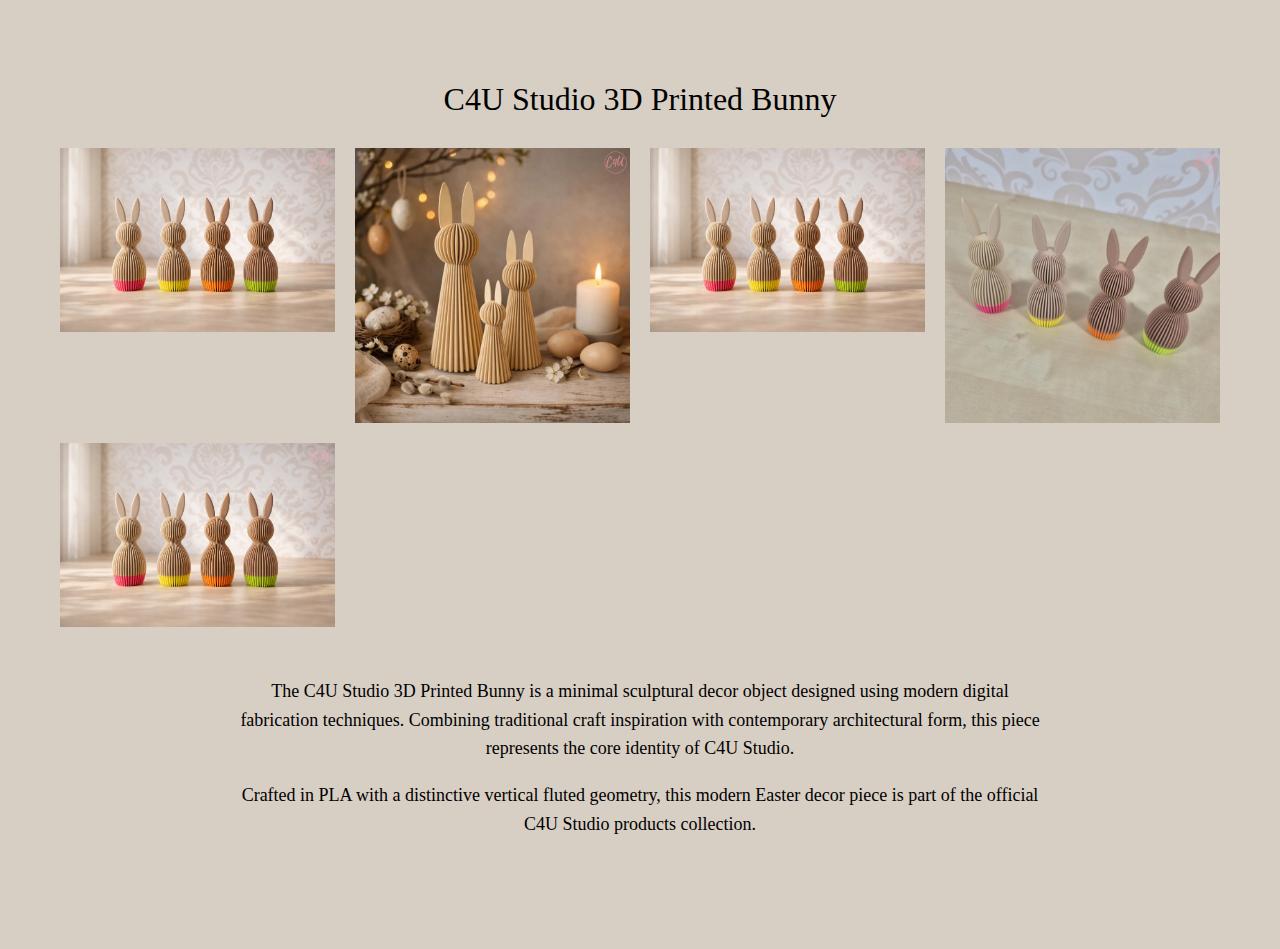
<file: public/products/3D_Bunny.html>
<!DOCTYPE html>
<html lang="en">
<head>
<meta charset="UTF-8">
<meta name="viewport" content="width=device-width, initial-scale=1.0">

<title>C4U Studio 3D Printed Bunny – Minimal Sculptural Easter Decor</title>

<meta name="description" content="Official C4U Studio 3D Printed Bunny. Minimal sculptural Easter decor piece created using digital fabrication. Discover C4U Studio products and modern architectural home decor.">

<meta name="keywords" content="
C4U Studio,
C4U.Studio,
C4U Studio products,
3D printed bunny,
minimal sculptural bunny,
modern Easter decor,
architectural rabbit ornament,
Scandinavian decor object,
digital fabrication design,
C4U Studio bunny
">

<link rel="canonical" href="https://c4u.studio/products/3D_Bunny.html">

<!-- Open Graph -->
<meta property="og:title" content="C4U Studio 3D Printed Bunny – Minimal Sculptural Decor">
<meta property="og:description" content="Modern fluted 3D printed bunny designed by C4U Studio. Sculptural architectural decor piece.">
<meta property="og:image" content="https://c4u.studio/images/pinterest/c4u-studio-1.png">
<meta property="og:type" content="product">

<!-- Twitter -->
<meta name="twitter:card" content="summary_large_image">
<meta name="twitter:title" content="C4U Studio 3D Printed Bunny">
<meta name="twitter:description" content="Minimal sculptural Easter decor by C4U Studio.">
<meta name="twitter:image" content="https://c4u.studio/images/pinterest/c4u-studio-1.png">

<!-- Structured Data -->
<script type="application/ld+json">
{
  "@context": "https://schema.org/",
  "@type": "Product",
  "name": "C4U Studio 3D Printed Bunny – Minimal Sculptural Decor",
  "image": [
    "https://c4u.studio/images/pinterest/c4u-studio-1.png",
    "https://c4u.studio/images/pinterest/c4u-studio-2.jpg",
    "https://c4u.studio/images/pinterest/c4u-studio-3.png",
    "https://c4u.studio/images/pinterest/c4u-studio-4.jpg",
    "https://c4u.studio/images/pinterest/c4u-studio-5.png"
  ],
  "description": "Minimal sculptural 3D printed bunny created by C4U Studio. A modern architectural Easter decor object combining traditional craft inspiration with digital fabrication techniques.",
  "brand": {
    "@type": "Brand",
    "name": "C4U Studio"
  },
  "manufacturer": {
    "@type": "Organization",
    "name": "C4U Studio"
  },
  "keywords": "C4U Studio, 3D printed bunny, minimal decor, modern Easter decor, C4U Studio products",
  "category": "Home Decor",
  "material": "PLA",
  "offers": {
    "@type": "Offer",
    "url": "https://c4u.studio/products/3D_Bunny.html",
    "priceCurrency": "EUR",
    "price": "29.95",
    "availability": "https://schema.org/InStock"
  }
}
</script>

<style>
body {
    font-family: serif;
    background-color: #D8CFC4;
    margin: 0;
    padding: 60px;
    text-align: center;
}

h1 {
    font-weight: normal;
    margin-bottom: 30px;
}

.gallery {
    display: grid;
    grid-template-columns: repeat(auto-fit, minmax(250px, 1fr));
    gap: 20px;
    max-width: 1200px;
    margin: auto;
}

.gallery img {
    width: 100%;
    height: auto;
}

.description {
    max-width: 800px;
    margin: 50px auto;
    font-size: 18px;
    line-height: 1.6;
}
</style>

</head>

<body>

<h1>C4U Studio 3D Printed Bunny</h1>

<div class="gallery">

<img src="../images/pinterest/c4u-studio-1.png"
alt="C4U Studio 3D printed bunny minimal sculptural decor object in beige with fluted design">

<img src="../images/pinterest/c4u-studio-2.jpg"
alt="Minimal 3D printed bunny by C4U Studio modern architectural Easter decor">

<img src="../images/pinterest/c4u-studio-3.png"
alt="C4U Studio products – sculptural rabbit ornament created using digital fabrication">

<img src="../images/pinterest/c4u-studio-4.jpg"
alt="Contemporary Scandinavian 3D printed bunny decor by C4U Studio">

<img src="../images/pinterest/c4u-studio-5.png"
alt="C4U Studio minimal Easter decor 3D printed bunny ornament">

</div>

<div class="description">
<p>
The C4U Studio 3D Printed Bunny is a minimal sculptural decor object designed using modern digital fabrication techniques.
Combining traditional craft inspiration with contemporary architectural form, this piece represents the core identity of C4U Studio.
</p>

<p>
Crafted in PLA with a distinctive vertical fluted geometry, this modern Easter decor piece is part of the official C4U Studio products collection.
</p>
</div>

</body>
</html>
</file>
